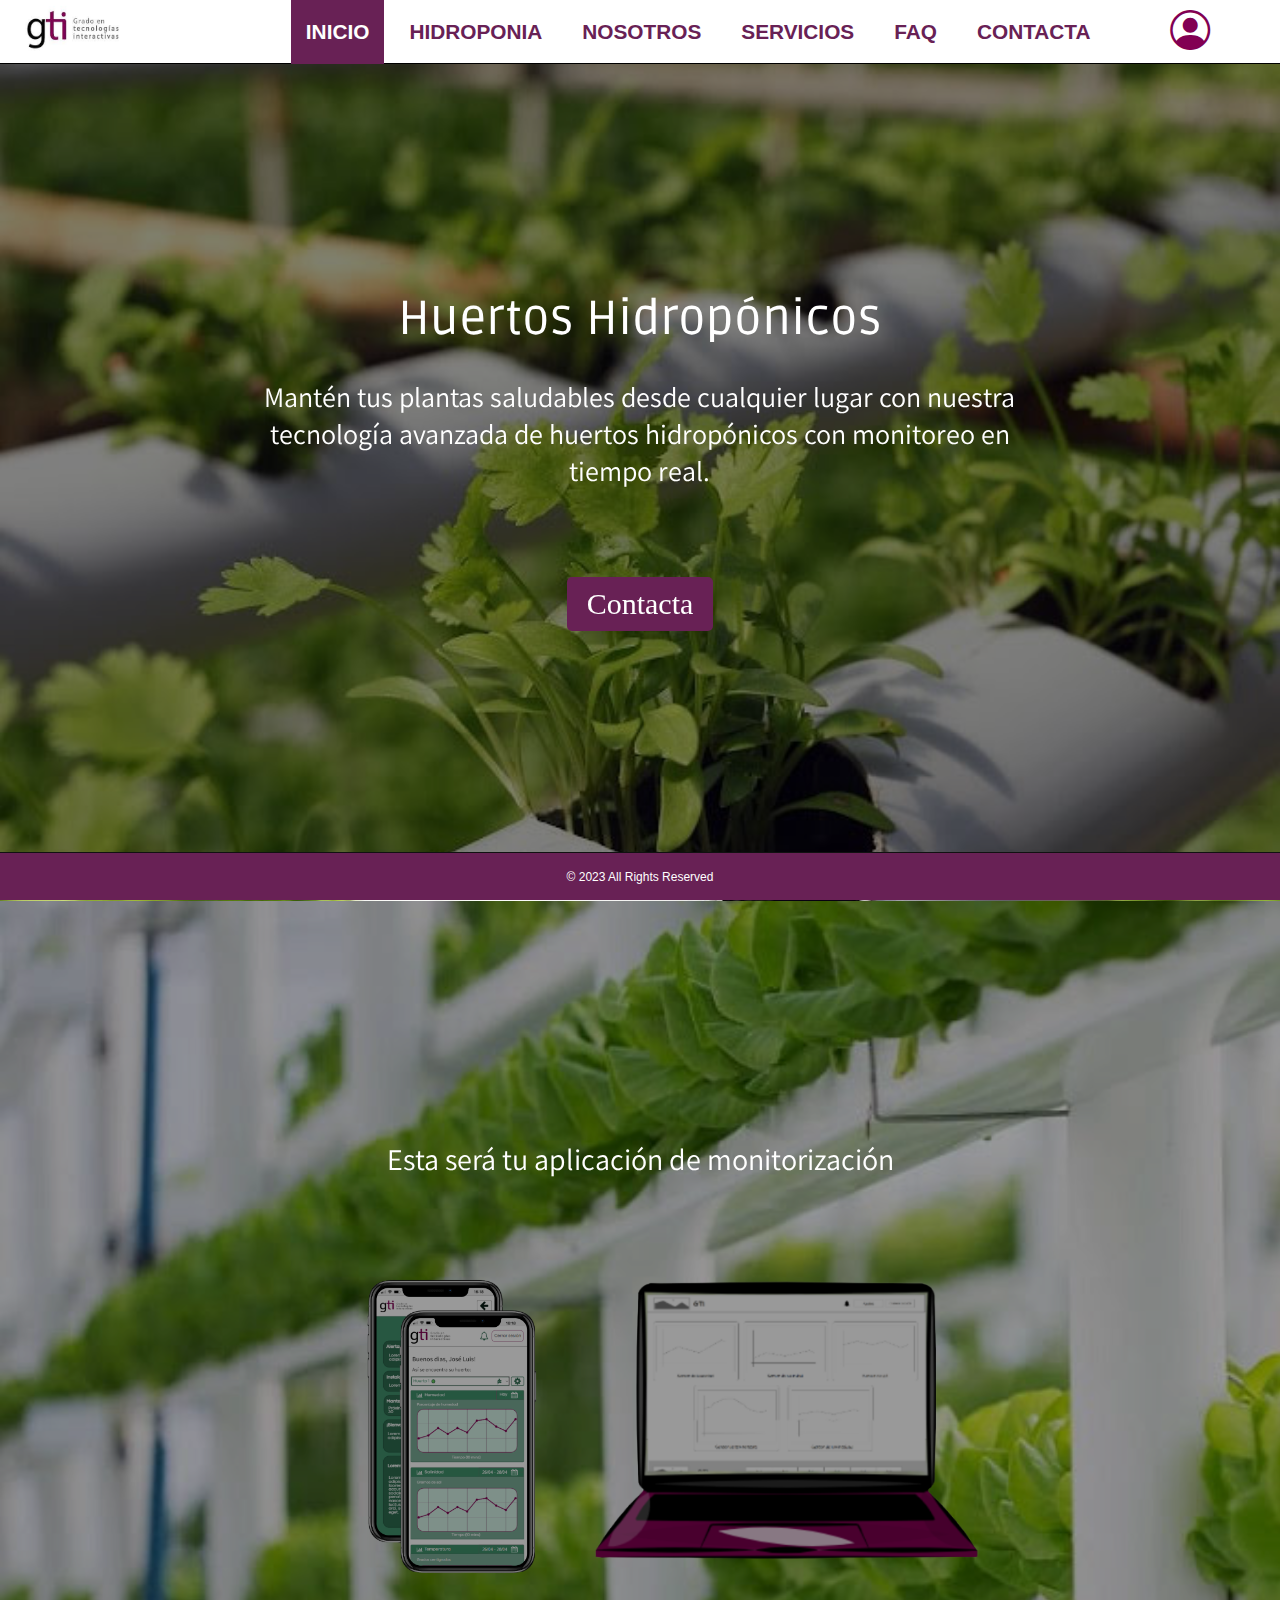
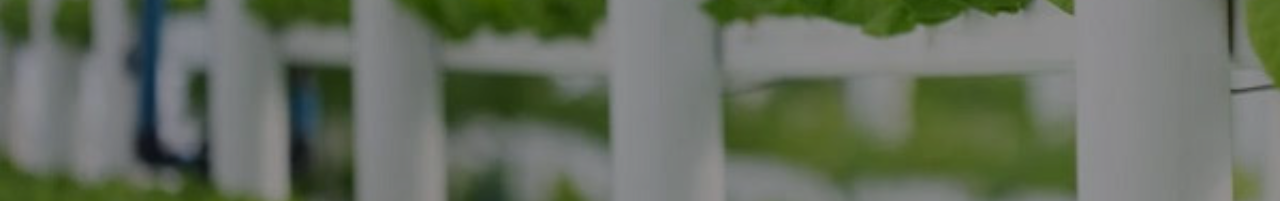
<file: src/index.html>
<!DOCTYPE html>
<html lang="es">
<head>
    <meta charset="UTF-8">
    <title>GTI-Huertos Hidropónicos</title>

    <!---------Enlace Boostrap Iconos--------->
    <link rel="stylesheet" href="https://cdn.jsdelivr.net/npm/bootstrap@4.6.2/dist/css/bootstrap.min.css" integrity="sha384-xOolHFLEh07PJGoPkLv1IbcEPTNtaed2xpHsD9ESMhqIYd0nLMwNLD69Npy4HI+N" crossorigin="anonymous">
    <link rel="stylesheet" href="https://cdn.jsdelivr.net/npm/bootstrap-icons@1.10.5/font/bootstrap-icons.css">
    <!---------Enlace estilos index-------->
    <link rel="stylesheet" href="css/landingPage.css">
    <!---------Enlace estilos menu-------->
    <link rel="stylesheet" href="css/burgerMenu.css">

    <meta name="viewport"
          content="width=device-width, user-scalable=no, initial-scale=1.0, maximum-scale=1.0, minimum-scale=1.0">
    <meta http-equiv="X-UA-Compatible" content="ie=edge">

</head>
<body>
<!----------------------------------------->
<!---------Inicio seccion cabecera--------->
<!----------------------------------------->

<header>
    <nav id="menu-principal">
        <div class="logo-wrapper">
            <a href="#"><img src="img/logo.jpeg" alt="Imagen_logo" id="imagen_logo"></a>
        </div>

        <ul  class="opciones_menu">
            <h2>Menu</h2>
            <li class="active"><a href="index.html">Inicio</a></li>
            <li><a href="hidroponia.html">Hidroponia</a></li>
            <li><a href="nosotros.html">Nosotros</a></li>
            <li><a href="servicios.html">Servicios</a></li>
            <li><a href="faq.html">FAQ</a></li>
            <li><a href="formulario.html">Contacta</a></li>
        </ul>
        <a class="user_icono" href="inicioSesion.html">
            <i class="bi bi-person-circle" id="imagen_user"></i>
        </a>

        <div class="hamburguesa">
            <i class="bi bi-list"></i>
        </div>
    </nav>
</header>
<!----------------------------------------->
<!----------Fin seccion cabecera----------->
<!----------------------------------------->

<!----------------------------------------->
<!------inicio seccion -------------------->
<!----------------------------------------->

<!------Aqui van el titulo, el eslogan, la flecha de abajo , boton de contacto----------->
<section class="bienvenidos">
    <div class="texto-encabezado text-center">
        <div class="container">
            <h1 class="titulo font-weight-bold" >Huertos Hidropónicos</h1>
            <p class="paragraph">Mantén tus plantas saludables desde cualquier lugar con nuestra tecnología avanzada de huertos hidropónicos con monitoreo en tiempo real.</p>
            <a href="formulario.html" class="btn btn-primary btn-lg">Contacta</a>
        </div>
    </div>
    <!--La flacha que va abajo-->
    <div class="flecha-bajar text-center ">
        <a href="#ejemplo_app"><i class="bi bi-chevron-compact-down"></i></a>
    </div>
</section>
<!----------------------------------------->
<!--------Fin seccion --------------------->
<!----------------------------------------->

<!----------------------------------------->
<!--------inicio seccion ejemplo----------->
<!----------------------------------------->

<!------------------Aqui va la foto de la aplicacion----------------------->
<section class="ejemplo py-4" id="ejemplo_app">
    <h2 class="h1 text-center" id="frase_ejemplo">Esta será tu aplicación de monitorización</h2>
    <div class="row align-items-center">
        <div class="col-12 col-md-6 text-center text-md-left">
            <img src="img/image_movil_ejemplo.png" alt="imagen_telefono">
        </div>
        <div class="col-12 col-md-6 text-center text-md-right">
            <img src="img/Image_ordenador_tuaplicacion.png" alt="imagen_telefono">
        </div>
    </div>
</section>
<!----------------------------------------->
<!----------Fin seccion Ejemplo------------>
<!----------------------------------------->

<!----------------------------------------->
<!----------inicio seccion footer---------->
<!----------------------------------------->
<footer class="footer">
    <p>&#169; 2023 All Rights Reserved</p>
</footer>
<!----------------------------------------->
<!-----------Fin seccion footer------------>
<!----------------------------------------->

<!---------Aqui esta el java script--------->

<script src="js/menuDesplegable.js" defer></script>

<script src="https://cdn.jsdelivr.net/npm/bootstrap@4.6.2/dist/js/bootstrap.min.js"
        integrity="sha384-+sLIOodYLS7CIrQpBjl+C7nPvqq+FbNUBDunl/OZv93DB7Ln/533i8e/mZXLi/P+"
        crossorigin="anonymous"></script>

<script src="https://maxcdn.bootstrapcdn.com/bootstrap/4.3.1/js/bootstrap.min.js"></script>

</body>
</html>
</file>
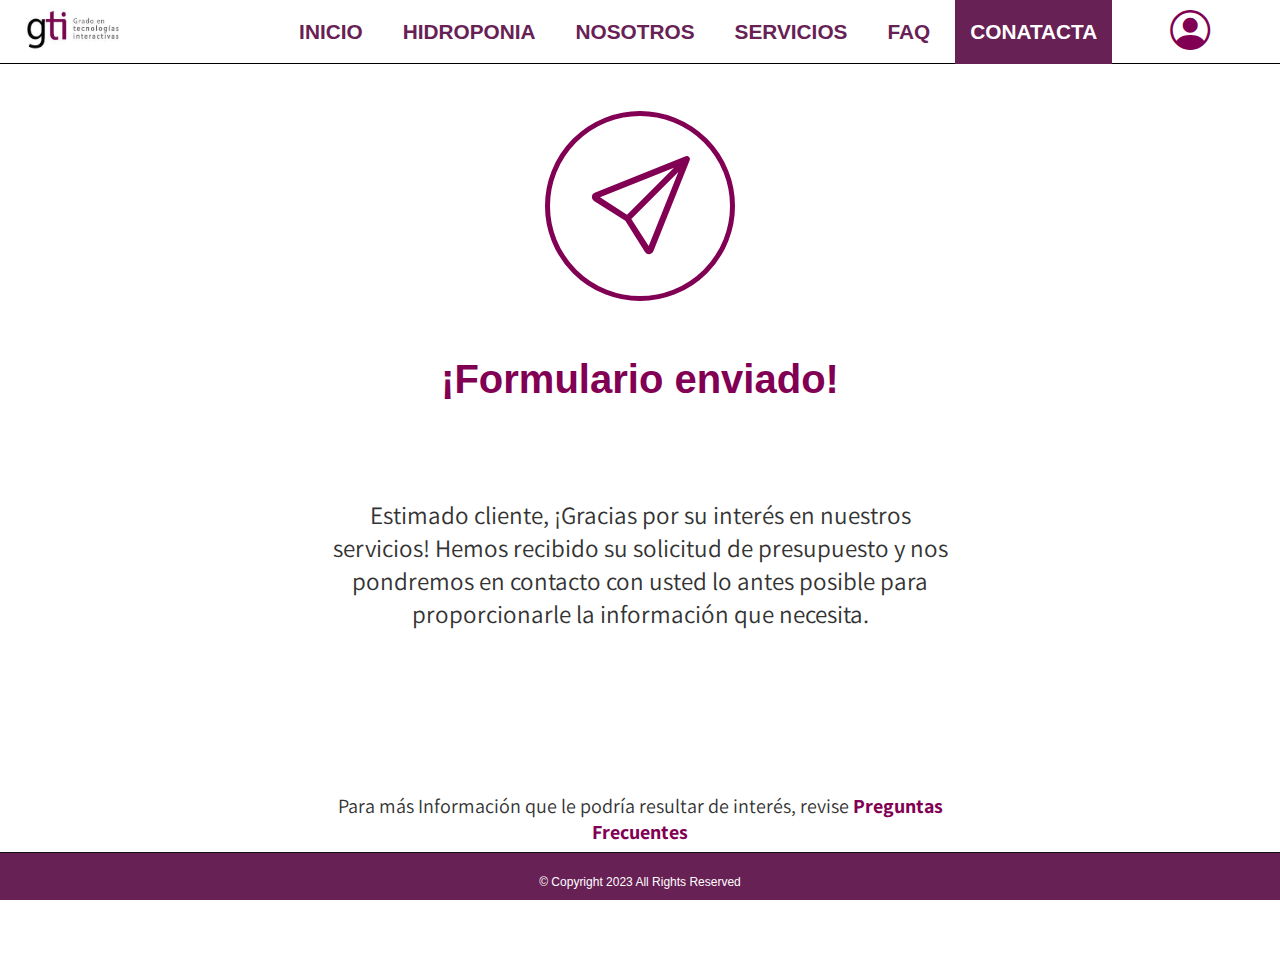
<file: src/contactoPronto.html>
<!DOCTYPE html>
<html lang="es">
<head>
    <meta charset="UTF-8">
    <title>GTI-Formulario Contacto</title>

    <!---------Enlace Boostrap Iconos--------->
    <link rel="stylesheet" href="https://cdn.jsdelivr.net/npm/bootstrap-icons@1.10.5/font/bootstrap-icons.css">
    <!---------Enlace estilos----------------->
    <link rel="stylesheet" href="css/formularios.css">
    <!---------Enlace estilos menu-------->
    <link rel="stylesheet" href="css/burgerMenu.css">
    <meta name="viewport"
          content="width=device-width, user-scalable=no, initial-scale=1.0, maximum-scale=1.0, minimum-scale=1.0">
    <meta http-equiv="X-UA-Compatible" content="ie=edge">
</head>

<body>

<section class="cuerpo_principal">
    <!----------------------------------------->
    <!---------Inicio seccion cabecera--------->
    <!----------------------------------------->
    <header>
        <nav id="menu-principal">
            <div class="logo-wrapper">
                <a href="index.html"><img src="img/logo.jpeg" alt="Imagen_logo" id="imagen_logo"></a>
            </div>

            <ul  class="opciones_menu">
                <li><a href="index.html">Inicio</a></li>
                <li><a href="hidroponia.html">Hidroponia</a></li>
                <li><a href="nosotros.html">Nosotros</a></li>
                <li><a href="servicios.html">Servicios</a></li>
                <li><a href="faq.html">FAQ</a></li>
                <li class="active"><a href="formulario.html">Conatacta</a></li>
            </ul>
            <a class="user_icono" href="inicioSesion.html">
                <i class="bi bi-person-circle" id="imagen_user"></i>
            </a>
            <div class="hamburguesa">
                <i class="bi bi-list"></i>
            </div>
        </nav>

    </header>
    <!----------------------------------------->
    <!----------Fin seccion cabecera----------->
    <!----------------------------------------->

<!----------------------------------------->
<!----inicio seccion Contacto Pronto------->
<!----------------------------------------->

<section class="Contacto_Pronto">

    <a class="Icono_enviado_avion">
        <i class="bi bi-send"></i>
    </a>

    <h2>¡Formulario enviado!</h2>

    <p>Estimado cliente,
        ¡Gracias por su interés en nuestros servicios! Hemos recibido su solicitud de presupuesto y nos pondremos en
        contacto con usted lo antes posible para proporcionarle la información que necesita.</p>

    <p id="more_info">Para más Información que le podría resultar de interés, revise <a href="faq.html"><span>Preguntas Frecuentes</span></a></p>
    <!----------------------------------------->
    <!------Fin seccion Contacto Pronto-------->
    <!----------------------------------------->
    <footer class="footer">
        <p>&#169 Copyright 2023 All Rights Reserved</p>
    </footer>

</section>
</section>

<!----------Aqui van los scripts---------->

<script src="js/menuDesplegable.js" defer></script>
</body>
</html>
</file>
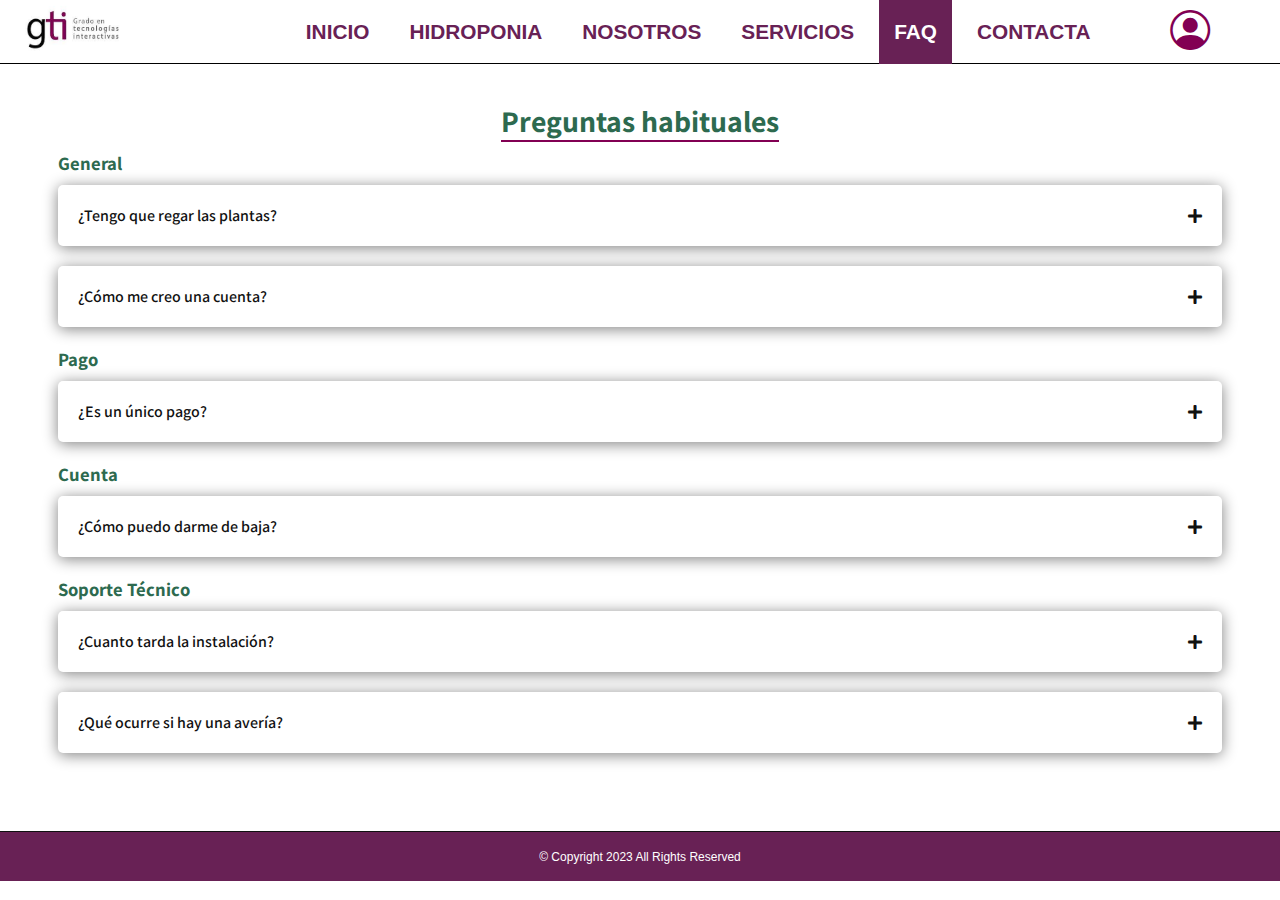
<file: src/faq.html>
<!DOCTYPE html>
<html lang="es">
<head>
    <meta charset="UTF-8">
    <title>Title</title>
    <!---------Enlace Boostrap Iconos--------->
    <link rel="stylesheet" href="https://cdn.jsdelivr.net/npm/bootstrap-icons@1.10.5/font/bootstrap-icons.css">
    <link rel="stylesheet" href="https://cdnjs.cloudflare.com/ajax/libs/font-awesome/5.15.2/css/all.min.css">
    <!---------Enlace estilos-------->
    <link rel="stylesheet" href="css/seccionesLanding.css">
    <!---------Enlace estilos menu-------->
    <link rel="stylesheet" href="css/burgerMenu.css">
    <meta name="viewport"
          content="width=device-width, user-scalable=no, initial-scale=1.0, maximum-scale=1.0, minimum-scale=1.0">
    <meta http-equiv="X-UA-Compatible" content="ie=edge">

</head>

<body>
<!----------------------------------------->
<!---------Inicio seccion cabecera--------->
<!----------------------------------------->
<header>
    <nav id="menu-principal">
        <div class="logo-wrapper">
            <a href="index.html"><img src="img/logo.jpeg" alt="Imagen_logo" id="imagen_logo"></a>
        </div>

        <ul  class="opciones_menu">
            <li><a href="index.html">Inicio</a></li>
            <li><a href="hidroponia.html">Hidroponia</a></li>
            <li><a href="nosotros.html">Nosotros</a></li>
            <li><a href="servicios.html">Servicios</a></li>
            <li class="active"><a href="faq.html">FAQ</a></li>
            <li><a href="formulario.html">Contacta</a></li>


        </ul>
        <a class="user_icono" href="inicioSesion.html">
            <i class="bi bi-person-circle" id="imagen_user"></i>
        </a>
        <div class="hamburguesa">
            <i class="bi bi-list"></i>
        </div>
    </nav>
</header>
<!----------------------------------------->
<!---------Fin seccion cabecera------------>
<!----------------------------------------->

<!----------------------------------------->
<!---------Inicio preguntas frecuentes----->
<!----------------------------------------->

<div class="faq">
    <h2>Preguntas habituales</h2>
    <div class="contenedor_faq">

        <!----------------------------->
        <!-------Aqui va general------->
        <!----------------------------->
        <h3>General</h3>
        <div class="envoltura_faq">
            <button class="toggle">¿Tengo que regar las plantas?<i class="fas fa-plus icon"></i></button>
            <div class="contenido_faq">
                <p> En un huerto hidropónico, no necesitas regar las plantas manualmente. El agua
                    y nutrientes se suministran directamente a las raíces a través de un sistema automatizado
                    de riego</p>
            </div>
        </div>
        <div class="envoltura_faq">
            <button class="toggle">¿Cómo me creo una cuenta?<i class="fas fa-plus icon"></i></button>
            <div class="contenido_faq">
                <p>Las cuentas no se pueden crear, al contactar con nosotros y llevar a cabo un huerto, nosotros
                    nos encargamos de la creación de este y se lo damos.</p>
            </div>
        </div>
        <!----------------------------->
        <!-------Aqui va pago---------->
        <!----------------------------->
        <h3>Pago</h3>
        <div class="envoltura_faq">
            <button class="toggle">¿Es un único pago?<i class="fas fa-plus icon"></i></button>
            <div class="contenido_faq">
                <p>Sí, al contactar con nosotros le solicitamos medidas de las instalaciones y nosotros le comunicamos
                    un precio final acorde.</p>
            </div>
        </div>

        <!----------------------------->
        <!-------Aqui va Cuenta-------->
        <!----------------------------->
        <h3>Cuenta</h3>
        <div class="envoltura_faq">
            <button class="toggle">¿Cómo puedo darme de baja?<i class="fas fa-plus icon"></i></button>
            <div class="contenido_faq">
                <p>¡En GTI tenemos todo pensado! Dispone de un botón al iniciar sesión que se encarga de avisarnos y le
                    reenviamos un correo con la contraseña asociada a su usuario.</p>
            </div>
        </div>
        <!------------------------------------->
        <!-------Aqui va Soporte Tecnico------->
        <!------------------------------------->

        <h3>Soporte Técnico</h3>
        <div class="envoltura_faq">
            <button class="toggle">¿Cuanto tarda la instalación?<i class="fas fa-plus icon"></i></button>
            <div class="contenido_faq">
                <p> Nuestras instalaciones dependen sobretodo del tamaño de estas. Si es un hogar aproximamos un día entero para
                    la instalación y si no, se lo comunicamos previamente.</p>
            </div>
        </div>
        <div class="envoltura_faq">
            <button class="toggle">¿Qué ocurre si hay una avería?<i class="fas fa-plus icon"></i></button>
            <div class="contenido_faq">
                <p>Es nuestro deber mantener su huerto activo, es por ello que nos encargaremos personalmente de mandar un
                    técnico
                    a su hogar lo más pronto posible, de esta forma, podrá continuar con su agrícultura sin sufrir pérdidas.</p>
            </div>
        </div>
    </div>
</div>


<!-------------------------------->
<!------ Inicio va el footer-------->
<!------------------------------->
<section class="footer1" id="footersin">
    <p>&#169 Copyright 2023 All Rights Reserved</p>
</section>
<!-------------------------------->
<!------ Fin  footer-------------->
<!------------------------------->

<!------ Aqui van los scrips------>
<script src="js/faq.js" defer></script>
<script src="js/menuDesplegable.js" defer></script>

</body>
</html>
</file>
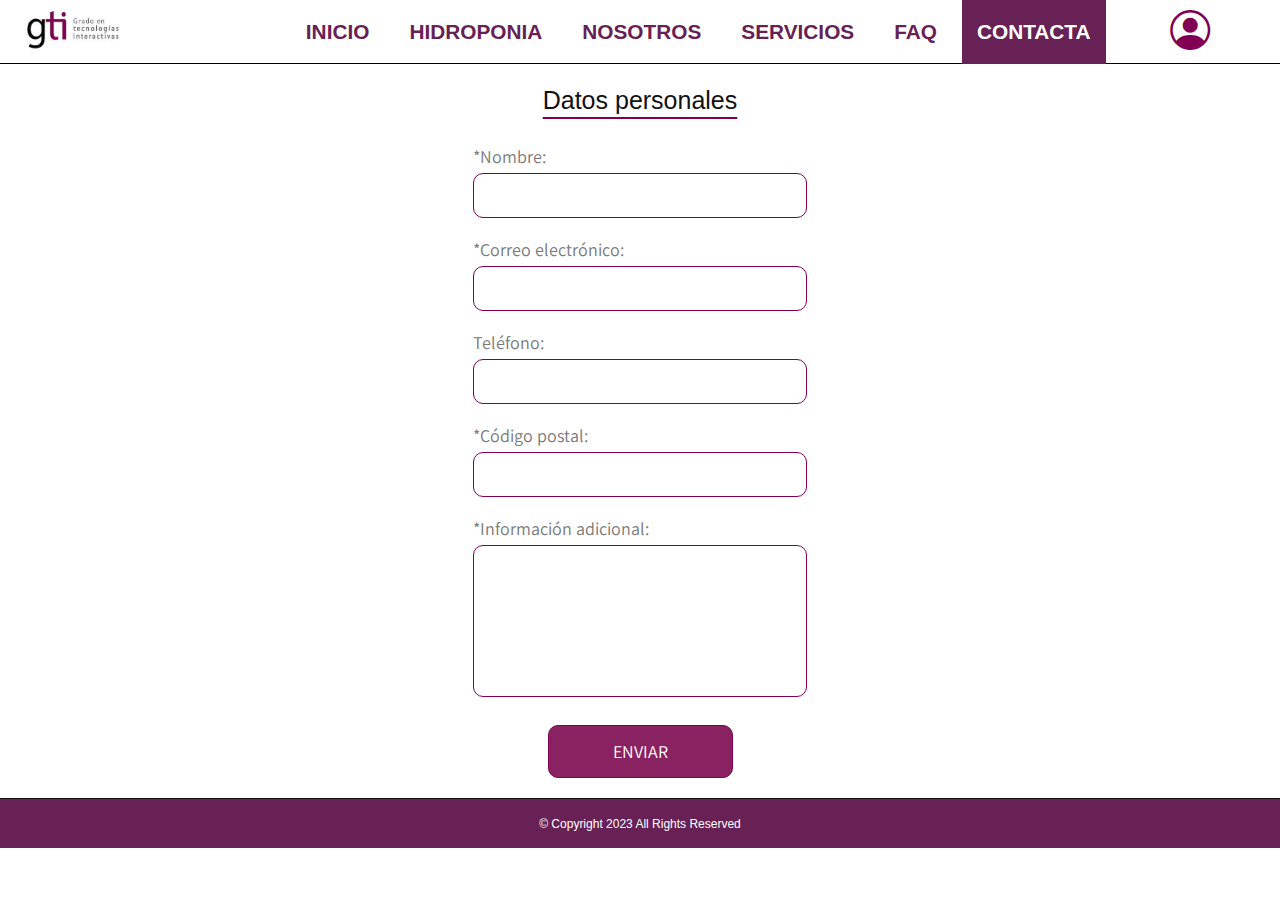
<file: src/formulario.html>
<!DOCTYPE html>
<html lang="es">
<head>
    <meta charset="UTF-8">
    <title>GTI-Formulario Contacto</title>

    <!---------Enlace Boostrap Iconos--------->
    <link rel="stylesheet" href="https://cdn.jsdelivr.net/npm/bootstrap-icons@1.10.5/font/bootstrap-icons.css">
    <!---------Enlace estilos----------------->
    <link rel="stylesheet" href="css/seccionesLanding.css">
    <!---------Enlace estilos menu-------->
    <link rel="stylesheet" href="css/burgerMenu.css">
    <meta name="viewport"
          content="width=device-width, user-scalable=no, initial-scale=1.0, maximum-scale=1.0, minimum-scale=1.0">
    <meta http-equiv="X-UA-Compatible" content="ie=edge">
</head>

<body>

<section class="cuerpo_principal">
    <!----------------------------------------->
    <!---------Inicio seccion cabecera--------->
    <!----------------------------------------->
    <header>
        <nav id="menu-principal">
            <div class="logo-wrapper">
                <a href="index.html"><img src="img/logo.jpeg" alt="Imagen_logo" id="imagen_logo"></a>
            </div>

            <ul  class="opciones_menu">
                <li><a href="index.html">Inicio</a></li>
                <li><a href="Hidroponia.html">Hidroponia</a></li>
                <li><a href="Nosotros.html">Nosotros</a></li>
                <li><a href="Servicios.html">Servicios</a></li>
                <li><a href="FAQ.html">FAQ</a></li>
                <li class="active"><a href="Formulario.html">Contacta</a></li>
            </ul>
            <a class="user_icono" href="inicioSesion.html">
                <i class="bi bi-person-circle" id="imagen_user"></i>
            </a>
            <div class="hamburguesa">
                <i class="bi bi-list"></i>
            </div>
        </nav>

    </header>
    <!----------------------------------------->
    <!----------Fin seccion cabecera----------->
    <!----------------------------------------->
    <!----------------------------------------->
    <!------inicio seccion Formulario---------->
    <!----------------------------------------->

    <main class="Formulario">
        <h1>Datos personales</h1>
        <form action="api/guardar_formulario.php" method="post">
            <div>
                <h3>*Nombre:</h3>
                <input type="text" name="nombre" required>
            </div>

            <div>
                <h3>*Correo electrónico:</h3>
                <input type="email" name="correo" required>
            </div>

            <div>
                <h3>Teléfono:</h3>
                <input type="tel" name="telefono">
            </div>

            <div>
                <h3>*Código postal:</h3>
                <input type="text" name="codigo-postal" required>
            </div>

            <div>
                <h3>*Información adicional:</h3>
                <textarea type="text" name="informacion-adicional" required id="ad-info" cols="43" rows="5"></textarea>
            </div>

            <div class="botonformulario">
                <input type="submit" value="ENVIAR" id="boton_formulario">
            </div>
        </form>
    </main>
    <!----------------------------------------->
    <!----------Fin seccion Formulario--------->
    <!----------------------------------------->


</section>
<!----------------------------------------->
<!----------inicio seccion footer---------->
<!----------------------------------------->
<section class="footer1" id="footersin">
    <p>&#169 Copyright 2023 All Rights Reserved</p>
</section>
<!----------------------------------------->
<!-----------Fin seccion footer------------>
<!----------------------------------------->

<!---------------SCRIPTS ------------------->
<script src="js/menuDesplegable.js" defer></script>

</body>
</html>
</file>
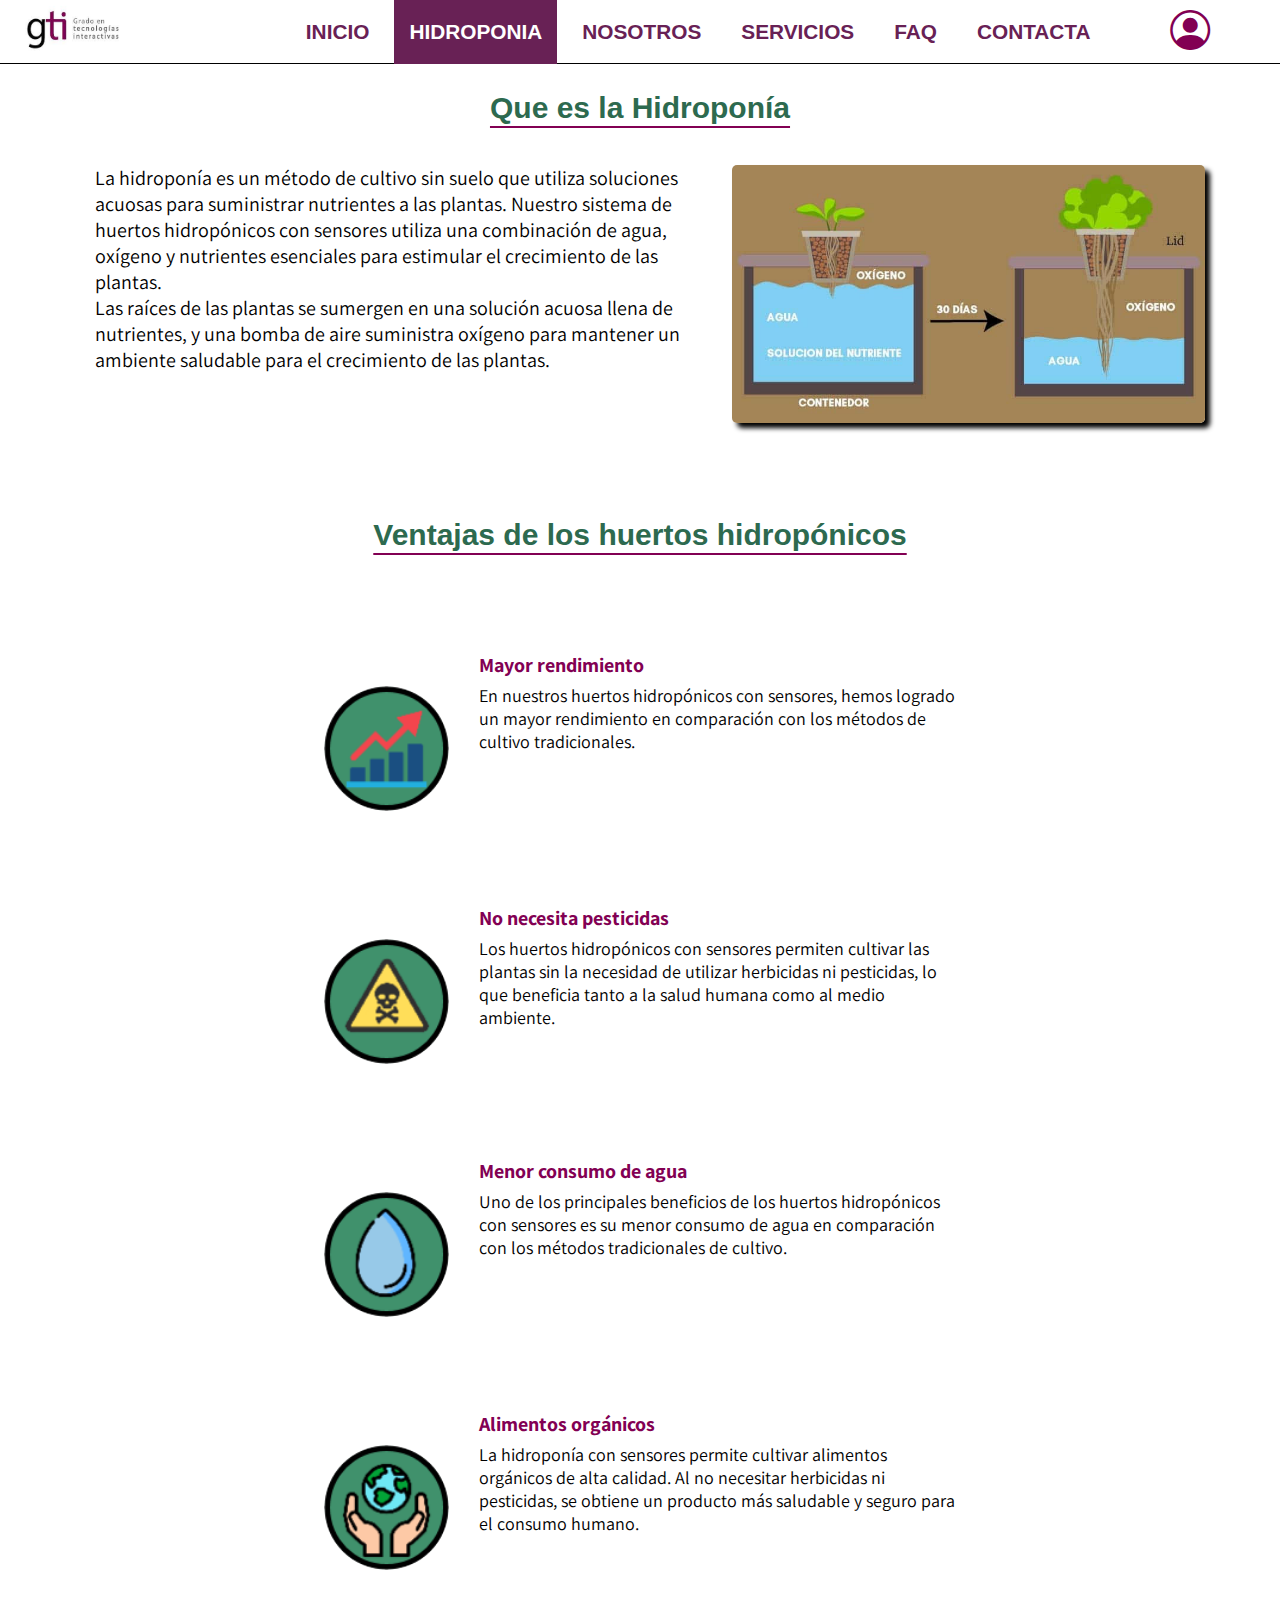
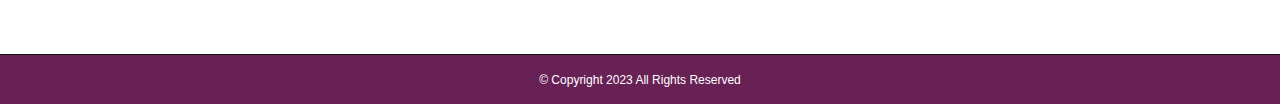
<file: src/hidroponia.html>
<!DOCTYPE html>
<html lang="en">
<head>
    <meta charset="UTF-8">
    <title>Hidroponia</title>
    <meta charset="UTF-8">
    <title>GTI-FAQ</title>
  <!---------Enlace Boostrap Iconos--------->
  <link rel="stylesheet" href="https://cdn.jsdelivr.net/npm/bootstrap-icons@1.10.5/font/bootstrap-icons.css">
  <!---------Enlace estilos----------------->
  <link rel="stylesheet" href="css/seccionesLanding.css">
  <!---------Enlace estilos menu-------->
  <link rel="stylesheet" href="css/burgerMenu.css">
    <meta name="viewport"
          content="width=device-width, user-scalable=no, initial-scale=1.0, maximum-scale=1.0, minimum-scale=1.0">
    <meta http-equiv="X-UA-Compatible" content="ie=edge">
</head>

<body>

<section class="cuerpo_principal">
  <!----------------------------------------->
  <!---------Inicio seccion cabecera--------->
  <!----------------------------------------->
  <header>
    <nav id="menu-principal">
      <div class="logo-wrapper">
        <a href="index.html"><img src="img/logo.jpeg" alt="Imagen_logo" id="imagen_logo"></a>
      </div>

      <ul  class="opciones_menu">
        <li><a href="index.html">Inicio</a></li>
        <li class="active"><a href="hidroponia.html">Hidroponia</a></li>
        <li><a href="nosotros.html">Nosotros</a></li>
        <li><a href="servicios.html">Servicios</a></li>
        <li><a href="faq.html">FAQ</a></li>
        <li><a href="formulario.html">Contacta</a></li>
      </ul>
      <a class="user_icono" href="inicioSesion.html">
        <i class="bi bi-person-circle" id="imagen_user"></i>
      </a>
      <div class="hamburguesa">
        <i class="bi bi-list"></i>
      </div>
    </nav>

  </header>
  <!----------------------------------------->
  <!----------Fin seccion cabecera----------->
  <!----------------------------------------->

  <!----------------------------------------->
  <!----------inicio  explicacion------------>
  <!----------------------------------------->

  <main class="explicacion_ejemplo">
    <h2>Que es la Hidroponía</h2>
    <div class="contenido">
      <div class="paragrafo_contenido text-center text-md-left font-weight-bold">
    <p >
      La hidroponía es un método de cultivo sin suelo
      que utiliza soluciones acuosas para suministrar nutrientes
      a las plantas. Nuestro sistema de huertos hidropónicos con sensores utiliza
      una combinación de agua, oxígeno y nutrientes esenciales para estimular el crecimiento de las plantas.
    </p>

    <p>
      Las raíces de las plantas se sumergen en una solución acuosa llena de nutrientes,
      y una bomba de aire suministra oxígeno para mantener un ambiente saludable para el crecimiento de las plantas.
    </p>
        </div>
      <div class="image-contenido">
    <img src="img/Hidroponia.jpg" alt="Hidroponia_Imagen_explicacion">
    </div>
    </div>
    <h2> Ventajas de los huertos hidropónicos</h2>
  </main>

  <!----------------------------------------->
  <!----------Fin  explicacion------------>
  <!----------------------------------------->

  <!----------------------------------------->
  <!-- INCIO DE LA SECCION DE ULTIMOS PROYECTOS-->
  <!----------------------------------------->
<section class="ventajas">

  <div class="contenedor_ventajas">
      <div class="ventaja1">
        <img  src="img/grafica_circulo.png" alt="imagen_grafica">
        <div class="ventajas-content">
          <h4>Mayor rendimiento</h4>
          <p>En nuestros huertos hidropónicos con sensores, hemos logrado un mayor
            rendimiento en comparación con los métodos de cultivo tradicionales.
            </p>
        </div>
      </div>

      <div class="ventaja2">
        <img src="img/triangulo.png" alt="imagen_triangulo_toxico">
        <div class="ventajas-content">
        <h4>No necesita pesticidas</h4>
        <p>   Los huertos hidropónicos con sensores permiten cultivar las plantas sin la necesidad
          de utilizar herbicidas ni pesticidas, lo que beneficia tanto a la salud humana como
          al medio ambiente. </p>
        </div>
      </div>

      <div class="ventaja3">
        <img src="img/gotacirc.png" alt="imagen_gota_agua">
        <div class="ventajas-content">
          <h4>Menor consumo de agua</h4>
        <p>Uno de los principales beneficios de los huertos hidropónicos con sensores
          es su menor consumo de agua en comparación con los métodos tradicionales de cultivo.
         </p>
        </div>
      </div>
      <div class="ventaja4">
        <img src="img/mundocirc.png" alt="imagen_mundo">
        <div class="ventajas-content">
        <h4>Alimentos orgánicos</h4>
        <p>La hidroponía con sensores permite cultivar alimentos orgánicos de alta calidad.
          Al no necesitar herbicidas ni pesticidas, se obtiene un producto más saludable y seguro
          para el consumo humano. </p>
        </div>
      </div>
  </div>
</section>
  <!------------------------------------------->
  <!-- Fin DE LA SECCION DE ULTIMOS PROYECTOS-->
  <!------------------------------------------->


  <!-- INCIO DE LA SECCION footer ----------->

  <section class="footer1">
    <p>&#169 Copyright 2023 All Rights Reserved</p>
  </section>

  <!-- Fin DE LA SECCION footer ----------->
</section>

<!---------- Aqui van los scripts ----------->
<script src="js/menuDesplegable.js" defer></script>

</body>
</html>
</file>
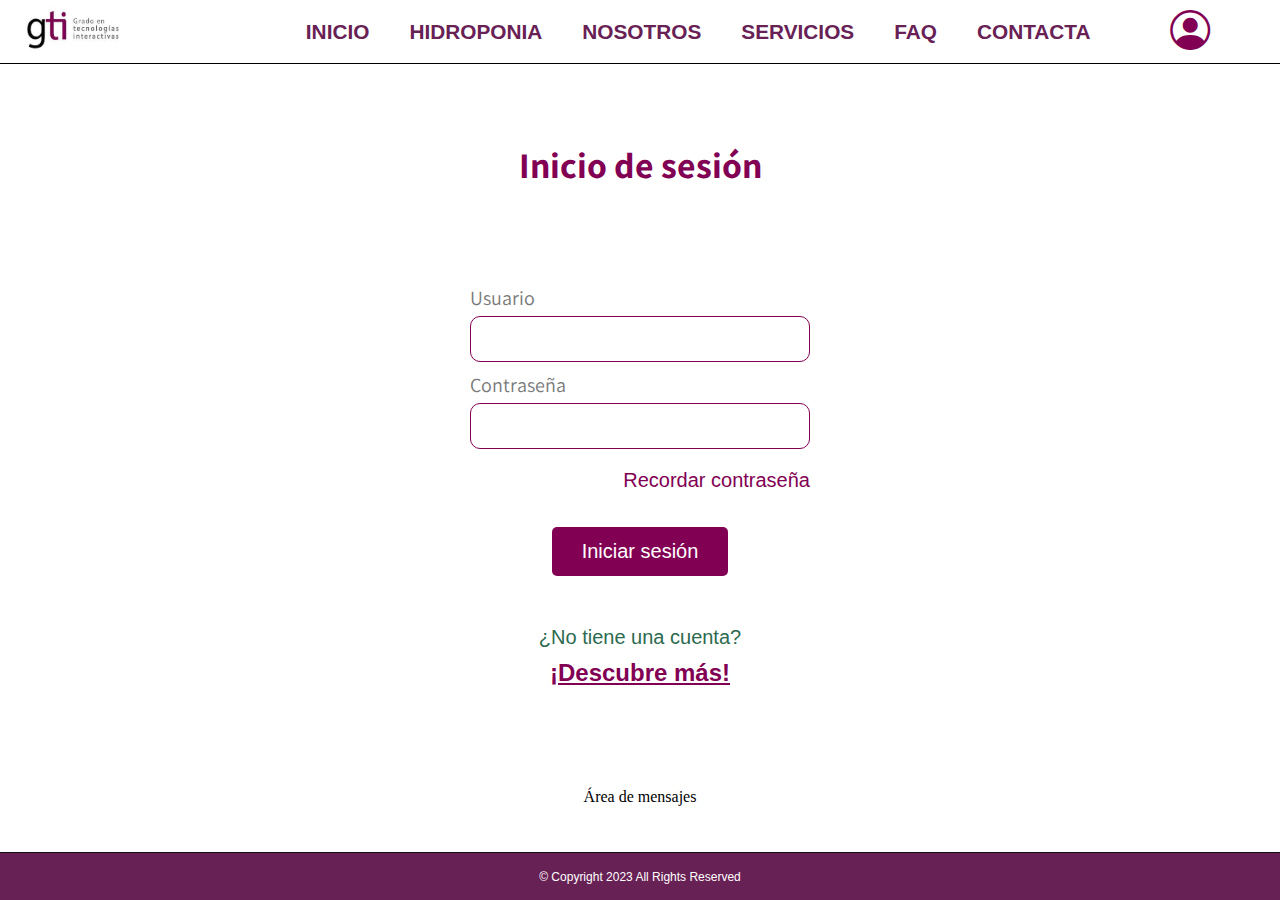
<file: src/inicioSesion.html>
<!DOCTYPE html>
<html lang="en">
<head>
    <meta charset="UTF-8">
    <title>GTI Iniciar sesion</title>
    <!---------Enlace Boostrap Iconos--------->
    <link rel="stylesheet" href="https://cdn.jsdelivr.net/npm/bootstrap-icons@1.10.5/font/bootstrap-icons.css">
    <!---------Enlace estilos----------------->
    <link rel="stylesheet" href="css/formularios.css">
    <!---------Enlace estilos menu-------->
    <link rel="stylesheet" href="css/burgerMenu.css">
    <meta name="viewport"
          content="width=device-width, user-scalable=no, initial-scale=1.0, maximum-scale=1.0, minimum-scale=1.0">
    <meta http-equiv="X-UA-Compatible" content="ie=edge">
</head>

<body>

<!----------------------------------------->
<!---------Inicio seccion cabecera--------->
<!----------------------------------------->
<header>
    <nav id="menu-principal">
        <div class="logo-wrapper">
            <a href="index.html"><img src="img/logo.jpeg" alt="Imagen_logo" id="imagen_logo"></a>
        </div>

        <ul class="opciones_menu">
            <li><a href="index.html">Inicio</a></li>
            <li><a href="hidroponia.html">Hidroponia</a></li>
            <li><a href="nosotros.html">Nosotros</a></li>
            <li><a href="servicios.html">Servicios</a></li>
            <li><a href="faq.html">FAQ</a></li>
            <li><a href="formulario.html">Contacta</a></li>
        </ul>
        <a class="user_icono" href="inicioSesion.html">
            <i class="bi bi-person-circle" id="imagen_user"></i>
        </a>
        <div class="hamburguesa">
            <i class="bi bi-list"></i>
        </div>
    </nav>

</header>
<!----------------------------------------->
<!----------Fin seccion cabecera----------->
<!----------------------------------------->


<!-----------------------------------------
--------------SECCION FORMULARIO=----------
------------------------------------------->
<section class="formulario" id="login">
    <h1>Inicio de sesión</h1>
    <form class="iniciarSesionForm" id="login-form">
        <h3>Usuario</h3>
        <div class="usuario">
            <input id="usuario" name="nombre" type="text" required>
        </div>
        <!--<div> correspondiente a la casilla donde el usuario rellena el nombre de usuario -->
        <h3>Contraseña</h3>
        <div class="Contraseña">
            <input id="password" type="password" name="contrasenya" required>
        </div>
        <!--<div> correspondiente a la casilla donde el usuario rellena la contraseña-->
        <div id="botones_inicio_sesion">
            <button class="botonRecordar" id="botonRecordar">Recordar contraseña</button>
            <button type="submit" class="botoniniciarsesionn" id="botonIniciarSesion">Iniciar sesión</button>
            <div class="investigarMas">
                <p>¿No tiene una cuenta?</p>
                <a href="nosotros.html"><p class="conocernosmas">¡Descubre más!</p></a>
            </div>
        </div>
    </form>
    <div id="output">
        Área de mensajes
    </div>
</section>

<!----------------------------------------->
<!--------Fin seccion formulario----------->
<!----------------------------------------->
<script>
    const usuarioInput = document.getElementById('usuario');
    const passwordinput = document.getElementById('password')

    usuarioInput.addEventListener('invalid', function () {
        this.setCustomValidity('Por favor, ingresa un nombre de usuario válido.');
    });

    usuarioInput.addEventListener('input', function () {
        this.setCustomValidity('');
    });

    passwordinput.addEventListener('invalid', function () {
        this.setCustomValidity('Por favor, ingresa una contraseña válida.');
    });

    passwordinput.addEventListener('input', function () {
        this.setCustomValidity('');
    });
</script>
<!----------------------------------------->
<!--------la pagina de inicio de sesion----
---------no posee cabecera para mantener---
--------la estetica limpia de la pagina----
------------------------------------------->

<!-------------------------------------------------->
<!--------Inicio pop up, contraseña olvidada-------->
<!-------------------------------------------------->
<dialog id="popuprecordar">
    <div class="recordarpopup">
        <a id="cerrar" class="icono_cerrar_ventana">
            <i class="bi bi-x-square"></i>
        </a>
        <a class="lock_icono">
            <i class="bi bi-lock-fill"></i>
        </a>
        <h3 class="problemas-popup">¿Problemas al<br>iniciar sesión?</h3>
        <div class="contenidoPopup">
            <form id="formRecordar">
                <p>Introduce tu correo o usuario y<br>recibiras un correo con la contraseña</p>
                <input id="correoElectronico" type="email" placeholder="Correo electrónico" class="inputpopup" required>
                <!--  <input type="email" placeholder="Correo electrónico" required> -->
                <div class="boton_enviar_cont">
                    <button type="submit" id="enviar" class="botoniniciarsesionn">Enviar</button>
                </div>
            </form>
        </div>
    </div>
</dialog>

<!--este es el script referente al pop up de recordar contrasenya-->
<script>
    const botonrecordar = document.getElementById('botonRecordar');
    const popuprecordar = document.getElementById('popuprecordar');
    const cerrar = document.getElementById('cerrar');
    const enviar = document.getElementById('enviar');
    const correoElectronicoInput = document.getElementById('correoElectronico');

    botonrecordar.addEventListener('click', () => {
        popuprecordar.showModal();
        popuprecordar.style.display = 'block';
    }); // Abre el pop-up al hacer clic

    cerrar.addEventListener('click', () => {
        popuprecordar.close();
        popuprecordar.style.display = 'none';
    }); // Cierra el pop-up al hacer clic

    enviar.addEventListener('click', (event) => {
        event.preventDefault(); // Evita que se envíe el formulario automáticamente

        const correoElectronico = correoElectronicoInput.value.trim();

        if (correoElectronico === '') {
            correoElectronicoInput.classList.add('error');
            return; // Detiene la ejecución si el campo está vacío
        }

        // Realiza la redirección a la página deseada
        window.location.href = 'ContactoPronto.html';
    });

    correoElectronicoInput.addEventListener('input', () => {
        correoElectronicoInput.classList.remove('error');
    });
</script>
<!-------------------------------------------------->
<!--------Fin pop up, contraseña olvidada----------->
<!-------------------------------------------------->

<!-- INCIO DE LA SECCION footer ----------->
<footer class="footer">
    <p>&#169 Copyright 2023 All Rights Reserved</p>
</footer>
<!-- Fin DE LA SECCION footer ----------->

<!----------Aqui van los scripts---------->
<script src="js/menuDesplegable.js" defer></script>
<script src="js/login.js"></script>
</body>
</html>
</file>
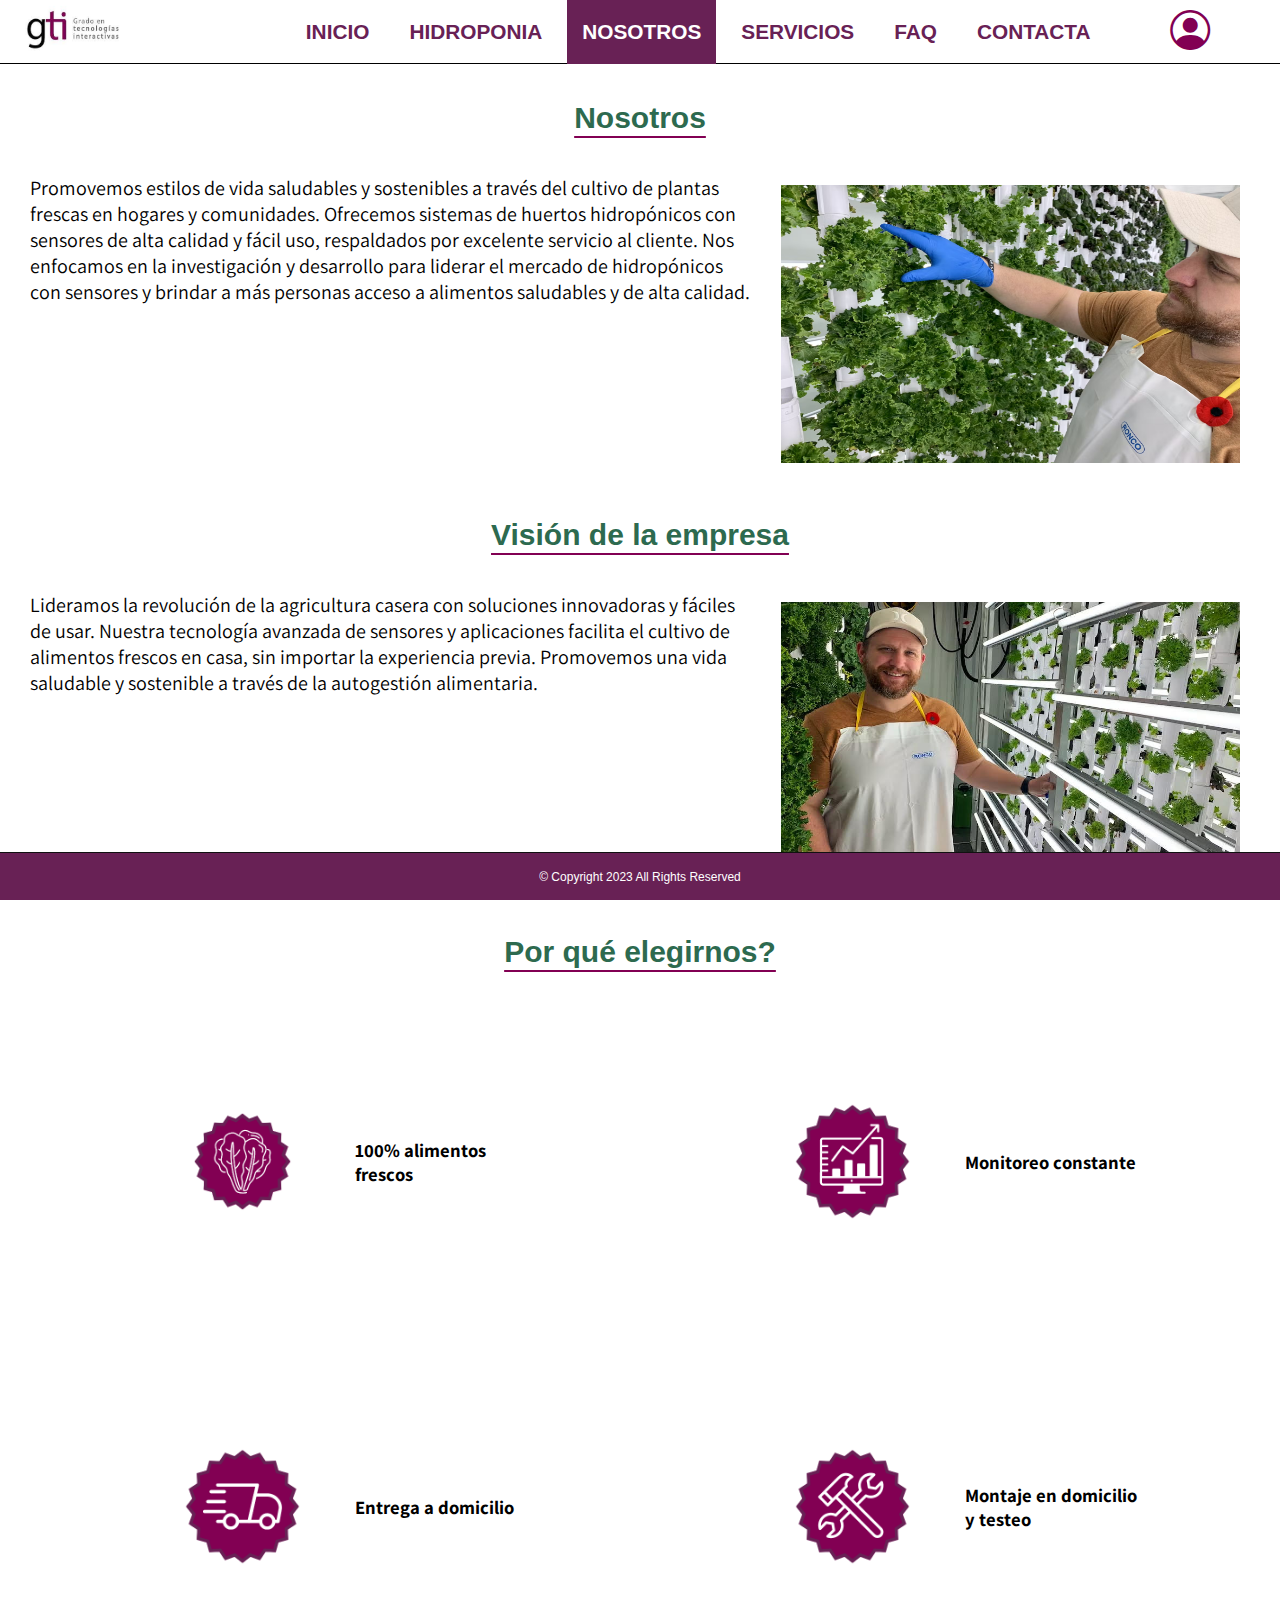
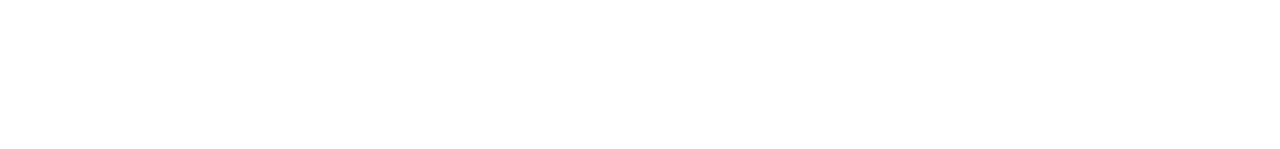
<file: src/nosotros.html>
<!DOCTYPE html>
<html lang="es">
<head>
    <meta charset="UTF-8">
    <title>GTI-Nosotros</title>
    <!---------Enlace Boostrap Iconos--------->
    <link rel="stylesheet" href="https://cdn.jsdelivr.net/npm/bootstrap-icons@1.10.5/font/bootstrap-icons.css">
    <!---------Enlace estilos-------->
    <link rel="stylesheet" href="css/seccionesLanding.css">
    <!---------Enlace estilos menu-------->
    <link rel="stylesheet" href="css/burgerMenu.css">
    <meta name="viewport"
          content="width=device-width, user-scalable=no, initial-scale=1.0, maximum-scale=1.0, minimum-scale=1.0">
    <meta http-equiv="X-UA-Compatible" content="ie=edge">
</head>
<body>
<section class="cuerpo_principal">

    <!----------------------------------------->
    <!---------Inicio seccion cabecera--------->
    <!----------------------------------------->
    <header>
        <nav id="menu-principal">
            <div class="logo-wrapper">
                <a href="index.html"><img src="img/logo.jpeg" alt="Imagen_logo" id="imagen_logo"></a>

            </div>

            <ul  class="opciones_menu">
                <li><a href="index.html">Inicio</a></li>
                <li><a href="hidroponia.html">Hidroponia</a></li>
                <li class="active"><a href="nosotros.html">Nosotros</a></li>
                <li><a href="servicios.html">Servicios</a></li>
                <li><a href="faq.html">FAQ</a></li>
                <li><a href="formulario.html">Contacta</a></li>
            </ul>
            <a class="user_icono" href="inicioSesion.html">
                <i class="bi bi-person-circle" id="imagen_user"></i>
            </a>
            <div class="hamburguesa">
                <i class="bi bi-list"></i>
            </div>
        </nav>
    </header>
    <!----------------------------------------->
    <!------inicio seccion Nosotros------------>
    <!----------------------------------------->


    <section class="Nosotros_Descripción">

        <h2>Nosotros</h2>

        <div class="nosotros_contenido">

        <div class="paragrafo_contenido_nosotros">
        <p>Promovemos estilos de vida saludables y sostenibles a través del cultivo de plantas frescas en hogares y comunidades. Ofrecemos sistemas de huertos hidropónicos con sensores de alta calidad y fácil uso, respaldados por excelente servicio al cliente. Nos enfocamos en la investigación y desarrollo para liderar el mercado de hidropónicos con sensores y brindar a más personas acceso a alimentos saludables y de alta calidad.</p>
        </div>

        <div class="image-contenido-nosotros">
            <img src="img/nosotros.png" alt="Imagen-Nostros">
        </div>

        </div>
    </section>
    <!----------------------------------------->
    <!------Fin seccion Nosotros--------------->
    <!----------------------------------------->

    <!----------------------------------------------------->
    <!------inicio seccion Vision de la empresa------------>
    <!----------------------------------------------------->
    <section class="Vision_de_la_empresa">
        <h2>Visión de la empresa</h2>
        <div class="nosotros_contenido">

            <div class="paragrafo_contenido_nosotros">
        <p>Lideramos la revolución de la agricultura casera con soluciones innovadoras y fáciles de usar. Nuestra tecnología avanzada de sensores y aplicaciones facilita el cultivo de alimentos frescos en casa, sin importar la experiencia previa. Promovemos una vida saludable y sostenible a través de la autogestión alimentaria.</p>
            </div>
        <div class="image-contenido-nosotros">
            <img src="img/Nosotros_Vision_de_la_empresa.jpg" alt="Imagen-Vision-de-la-empresa">
        </div>
        </div>
    </section>
    <!----------------------------------------->
    <!----Fin seccion Vision de la empresa----->
    <!----------------------------------------->

    <!----------------------------------------->
    <!---inicio seccion Por qué elegirnos?----->
    <!----------------------------------------->
    <section class="Por_que_elegirnos">

        <h2>Por qué elegirnos?</h2>

        <div class="container_contenido_porque_elegirnos">
            <div class="paragrafo_contenido_porque">
        <p>Elegirnos significa tener acceso a tecnología de punta en huertos hidropónicos con sensores para monitorear y
            controlar tu huerto de manera eficiente y efectiva. Ofrecemos soporte y asesoría de expertos en hidroponía para
            comenzar a cultivar alimentos de manera sostenible y segura.</p>
            </div>

            <div class="contenedor_porque_elegirnos">

        <div class="elegirnos1">

            <img src="img/Alimentos_frescos.png" alt="Imagen-Alimentos_frescos">
            <div class="Elejirnos-content">
            <h3>100% alimentos frescos</h3>
            </div>

        </div>

        <div class="elegirnos2">

            <img src="img/Monitoreo_Const.png" alt="Imagen-Monitoreo_constante">
            <div class="Elejirnos-content">
            <h3>Monitoreo constante</h3>
            </div>

        </div>

        <div class="elegirnos1">

            <img src="img/entrega_domicilio.png" alt="Imagen-Entrega_domicilio">
            <div class="Elejirnos-content">
            <h3>Entrega a domicilio</h3>
            </div>

        </div>

        <div class="elegirnos2">

            <img src="img/Montaje.png" alt="Imagen-Montaje_domicilio_testeo">
            <div class="Elejirnos-content">
            <h3>Montaje en domicilio y testeo</h3>
            </div>

        </div>
            </div>
        </div>
    </section>
    <!----------------------------------------->
    <!-----Fin seccion Por qué elegirnos?------>
    <!----------------------------------------->

    <!----------------------------------------->
    <!----------inicio seccion footer---------->
    <!----------------------------------------->
    <section class="footer" id="footersin">
        <p>&#169 Copyright 2023 All Rights Reserved</p>
    </section>
    <!----------------------------------------->
    <!-----------fin seccion footer------------>
    <!----------------------------------------->
</section>
<!---------- Aqui van los scripts ----------->
<script src="js/menuDesplegable.js" defer></script>

</body>
</html>
</file>
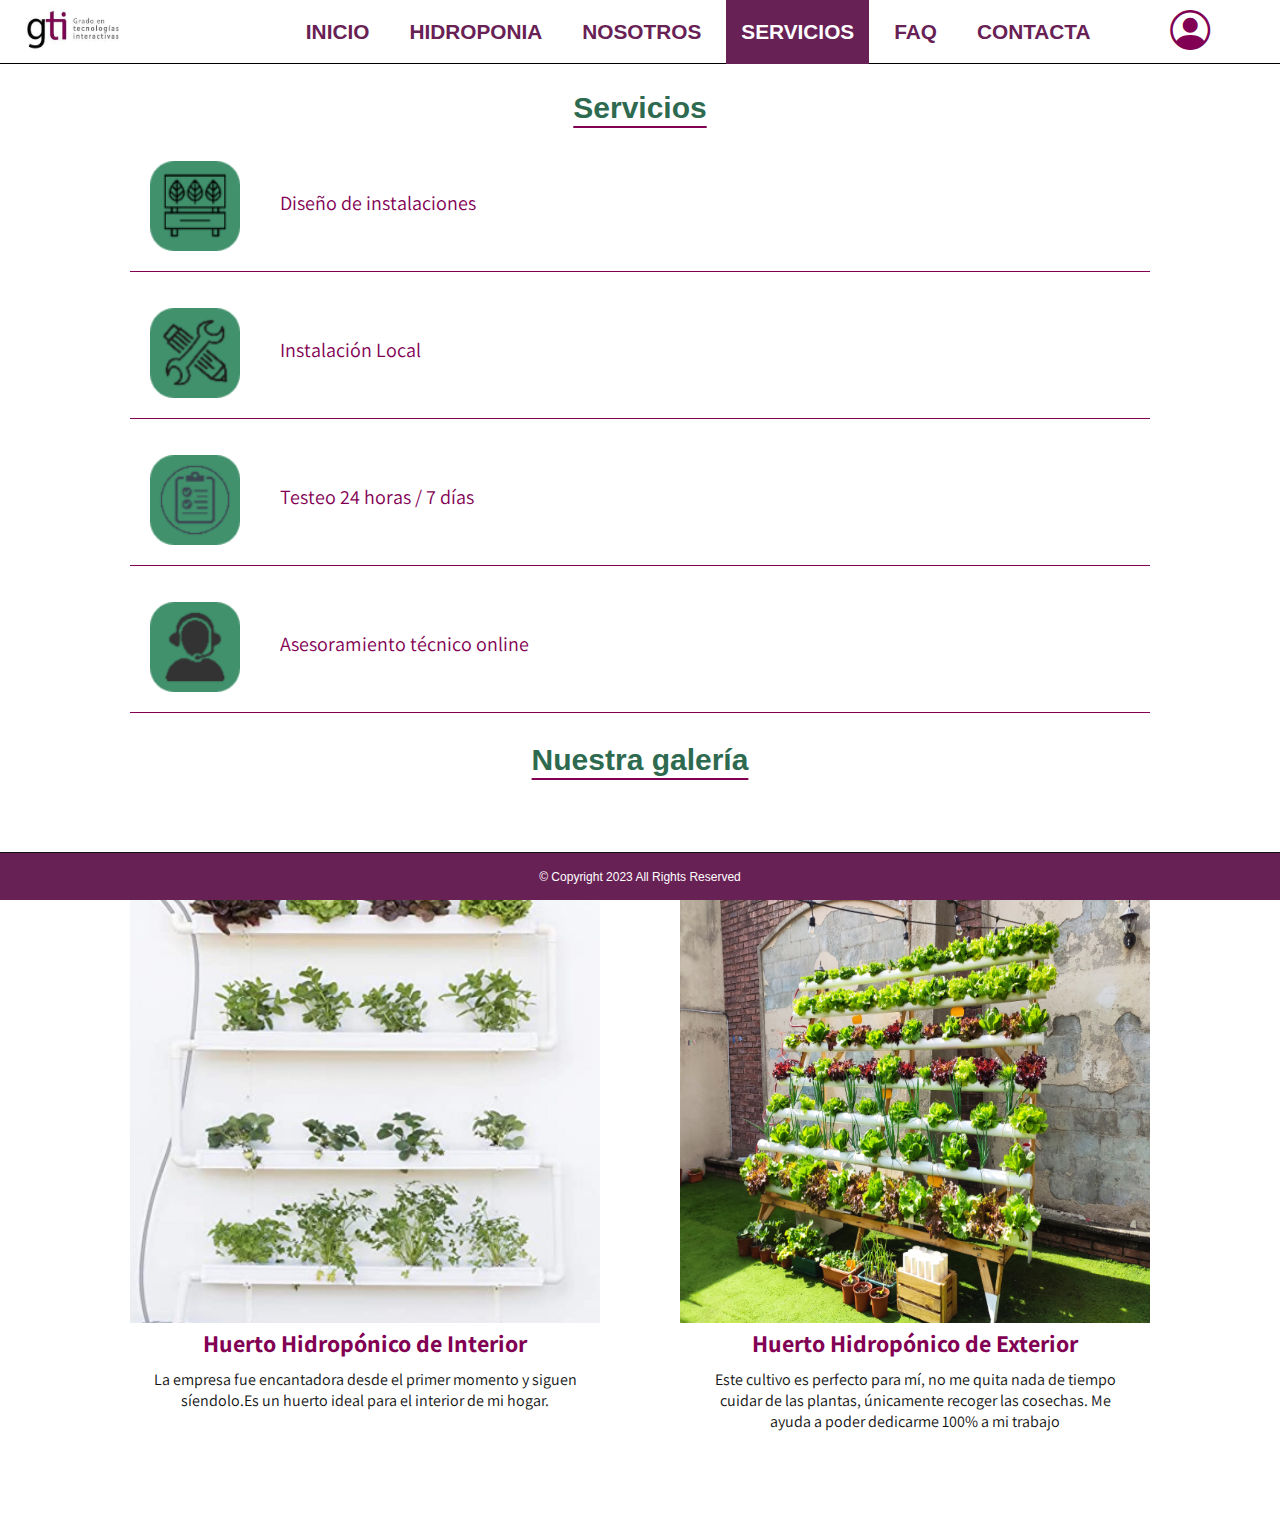
<file: src/servicios.html>
<!DOCTYPE html>
<html lang="es">
<head>
    <meta charset="UTF-8">
    <title>GTI-Nosotros</title>
    <!---------Enlace Boostrap Iconos--------->
    <link rel="stylesheet" href="https://cdn.jsdelivr.net/npm/bootstrap-icons@1.10.5/font/bootstrap-icons.css">
    <!---------Enlace estilos-------->
    <link rel="stylesheet" href="css/seccionesLanding.css">
    <link rel="stylesheet" href="css/burgerMenu.css">

    <meta name="viewport"
          content="width=device-width, user-scalable=no, initial-scale=1.0, maximum-scale=1.0, minimum-scale=1.0">
    <meta http-equiv="X-UA-Compatible" content="ie=edge">
</head>
<body>
<section class="cuerpo_principal">
    <!----------------------------------------->
    <!---------Inicio seccion cabecera--------->
    <!----------------------------------------->
    <header>
        <nav id="menu-principal">
            <div class="logo-wrapper">
                <a href="index.html"><img src="img/logo.jpeg" alt="Imagen_logo" id="imagen_logo"></a>
            </div>

            <ul class="opciones_menu">
                <li><a href="index.html">Inicio</a></li>
                <li><a href="hidroponia.html">Hidroponia</a></li>
                <li><a href="nosotros.html">Nosotros</a></li>
                <li class="active"><a href="servicios.html">Servicios</a></li>
                <li><a href="faq.html">FAQ</a></li>
                <li><a href="formulario.html">Contacta</a></li>
            </ul>
            <a class="user_icono" href="inicioSesion.html">
                <i class="bi bi-person-circle" id="imagen_user"></i>
            </a>
            <div class="hamburguesa">
                <i class="bi bi-list"></i>
            </div>
        </nav>
    </header>
    <!----------------------------------------->
    <!----------Fin seccion cabecera----------->
    <!----------------------------------------->

    <!----------------------------------------->
    <!----inicio seccion Servicios------------->
    <!----------------------------------------->
    <section class="Servicios_de_empresa text-center align-items-center">
        <section class="Servicios">
            <h2>Servicios</h2>
            <div>
                <h3>Diseño de instalaciones</h3>
                <img src="img/img_6.png" alt="imagen-Diseño_Instalaciones">
            </div>


            <div>
                <h3>Instalación Local</h3>
                <img src="img/img_7.png" alt="imagen-Instalación_Local">
            </div>


            <div>
                <h3>Testeo 24 horas / 7 días</h3>
                <img src="img/img_8.png" alt="imgen-Testeo_24h/7">
            </div>


            <div>
                <h3>Asesoramiento técnico online</h3>
                <img src="img/img_9.png" alt="imagen-Asesoramiento_tecnico_online">
            </div>
        </section>
        <!----------------------------------------->
        <!----------Fin seccion Nosotros----------->
        <!----------------------------------------->

        <!----------------------------------------->
        <!----------Inicio seccion Galería--------->
        <!----------------------------------------->

        <section class="Nuestra_galería">

            <h2>Nuestra galería</h2>

            <div class=" contenedor_galeria">

                <div class="huerto_interior">
                    <img src="img/galeria_huerto_casero.jpg" alt="imagen-Huerto_Interior">

                    <div class="contenido_galeria">
                        <h4>Huerto Hidropónico de Interior</h4>

                        <p>La empresa fue encantadora desde el primer momento y siguen síendolo.Es un huerto
                            ideal para el interior de mi hogar.</p>
                    </div>
                </div>


                <div class="huerto_exterior">
                    <img src="img/Galeria_huerto_jardin.png" alt="imagen-Huerto_Exterior">

                    <div class="contenido_galeria">
                        <h4>Huerto Hidropónico de Exterior</h4>

                        <p>Este cultivo es perfecto para mí, no me quita nada de tiempo cuidar de las plantas,
                            únicamente recoger las
                            cosechas.
                            Me ayuda a poder dedicarme 100% a mi trabajo</p>
                    </div>
                </div>
            </div>
        </section>


    </section>
    <!----------------------------------------->
    <!----------Fin seccion Galería------------>
    <!----------------------------------------->

    <!----------------------------------------->
    <!----------Inicio seccion Footer---------->
    <!----------------------------------------->
    <section class="footer" id="footersin">
        <p>&#169 Copyright 2023 All Rights Reserved</p>
    </section>
    <!----------------------------------------->
    <!----------Fin seccion Footer------------->
    <!----------------------------------------->

</section>
<!---------- Aqui van los scripts ----------->
<script src="js/menuDesplegable.js" defer></script>
</body>
</html>
</file>
<file: src/css/landingPage.css>
@charset "UTF-8";
@import url('https://fonts.googleapis.com/css2?family=Assistant&display=swap');
@import url('https://fonts.googleapis.com/css2?family=Assistant&family=Ruda:wght@500;600;700&display=swap');
@import url('https://fonts.cdnfonts.com/css/codec-pro');

:root {/*variables de tipo estilo*/
    --cooperativo_segundario: #682155;
    --corporativo: #820053;
    --verde_secundario: #40916c;
    --titulos: #2d6a4f;
    --blanco: #ffffff;
    --text: #111111;
    --menu-height: 3rem;
}

/* Estilos para h1 */
h1 {
    font-size: 48px;
    /* Otros estilos para h1 */
}
/* Estilos para h2 */
h2 {
    font-size: 28px;
    /* Otros estilos para h2 */
}


/**************************************************************/
/*************Inicio encabezado landing page(index)************/
/**************************************************************/
.bienvenidos{
    background: url("../img/Landing_page.jpg") no-repeat center top ;
    color: #ffffff;
    background-size: cover;
    height: 100vh;
    display: flex;
    flex-direction: column;
   /* width: 100%; */
}

.bienvenidos::before {
    content: "";
    position: absolute;
    top: 0;
    left: 0;
    width: 100%;
    height: 100%;
    background-color: rgba(0, 0, 0, 0.5); /* Color de fondo oscuro semi-transparente */
}

@viewport {
    zoom: 1.0;
}


/**************************************************************/
/*************Inicio estilos landing page(index)***************/
/**************************************************************/
.texto-encabezado{
    flex: 1 1 0;
    display: flex;
    align-items: center;
    z-index: 1;
}
.container {
    display: flex;
    flex-direction: column;
    justify-content: center;
    align-items: center;
    text-align: center;
    height: 100%;
    flex: 1 1 100%;
    margin-top: 100px;
}
.texto-encabezado .titulo{
    margin-top: 0;
}
.titulo{
    margin-top: 50px;
    font-size: 78px;
    margin-bottom: 30px;
    font-weight: 300;
    line-height: 1.2;
    font-family: "Ruda Bold", "Ruda", sans-serif;

}
.paragraph {
    font-size: 34px;
    max-width: 63%;
    margin-bottom: 40px;
    word-break: break-word;
    color:var(--blanco);
    font-family: "Assistant", sans-serif;
}

@viewport {
    zoom: 1.0;
}


/*Call to action boton*/
.btn-primary{
    padding: 15px 40px;
    font-size: 30px;
    background-color: var(--corporativo) ;
    border-color: transparent;
    transition: all .5s ease;
    margin-top: 3rem;
    color: white;
    border-radius: 5px;
    cursor: pointer;

}
/*Call to action boton estilos cuando el raton esta encima*/
/*Call to action boton estilos cuando se active el boton*/
.btn-primary:link,
.btn-primary:hover,
.btn-primary:focus,
.btn-primary:active,
.btn-primary:focus:active,
.btn-primary:active:focus{
    background-color: var(--cooperativo_segundario);
    border-color: transparent;
}
.flecha-bajar a{
    display: inline-block;
    color: #ffffff;
    animation: flecha_animada 2s ease-in-out infinite;    /*llamamos a la animación*/
}
/*el tamanio de la flecha*/
.bi-chevron-compact-down::before {
    font-size: 6rem;
}

/*----------------------
animacion de la flecha
----------------------*/
@keyframes flecha_animada {
    from{
        transform: translateY(0);
    }
    50%{
        transform: translateY(8px);
    }
    to{
        transform: translateY(0);
    }
}


/**************************************************************/
/*************FIN estilos landing page(index)***************/
/**************************************************************/

/**********************************************************/
/*************inicio estilos index-ejemplo*****************/
/**********************************************************/
.ejemplo{
    align-items: center;
    justify-content: center;

    height: 100vh;
    width: 100%;
    position: absolute;
    display: flex;
    flex-direction: column;
    background-image: url("../img/Landing_page_abajo_1500.jpg"); /*La imagen se pone como fondo*/
    left: 0;
}
.ejemplo::before {
    content: "";
    position: absolute;
    top: 0;
    left: 0;
    width: 100%;
    height: 100%;
    background-color: rgba(0, 0, 0, 0.4); /* Color de fondo oscuro semi-transparente */
}
.ejemplo h2{
    color: var(--blanco);
    margin-top: 40px;
  /*  margin-bottom: 200px;*/
    font-weight: normal;
    font-family: "Assistant", sans-serif;
    z-index: 1;
}

.row {
    display: flex;
    justify-content: space-between;
}
.row .col-1{
    margin-right: 300px;
}

.ejemplo img {
    padding-bottom: 21px;
    height: 30rem;
    align-self: center;
}

/**********************************************************/
/**************  FIn estilos index-ejemplo*****************/
/**********************************************************/

/**********************************************************/
/*************FIN estilos index ***************************/
/**********************************************************/

/*Medias*/
@media screen and (min-width: 1700px) {

    .ejemplo h2{
          margin-bottom: 200px;
    }
}
@media screen and (max-width: 1600px) {
    .titulo{
        font-size: 48px;;
    }
    .paragraph {
        font-size: 28px;
    }
    .btn-primary{
        padding: 10px 20px;
        font-size: 30px;
    }
    .bi-chevron-compact-down::before {
        font-size: 5rem;
    }
    .ejemplo h2{
        font-size:30px;
        margin-bottom: 100px;
    }
    .ejemplo img {
        margin-bottom: 0px;
        height: 20rem;
    }
}
@media screen and (max-width: 1200px) {
    .titulo{
        font-size: 43px;
    }
    .paragraph {
        font-size: 28px;
    }
    .btn-primary{
        padding: 10px 20px;
        font-size: 30px;
    }
    .bi-chevron-compact-down::before {
        font-size: 5rem;
    }
    .ejemplo h2{
        font-size:25px;
        margin-bottom: 50px;
    }
    .ejemplo img {
        margin-bottom: 0px;
        height: 17rem;
    }
}


@media screen and (max-width: 1000px) {
    titulo{
        font-size:  38px;
    }
    .paragraph {
        font-size: 22px;
    }
    .bi-chevron-compact-down::before {
        font-size: 4rem;
    }
    .ejemplo h2{
        font-size:23px;
        margin-bottom: 50px;
    }
    .ejemplo img {
        margin-bottom: 0px;
        height: 15rem;
    }
}
@media screen and (max-width: 900px) {
    titulo {
        font-size: 35px;
    }

    .paragraph {
        font-size: 20px;
        max-width: 80%;
    }

    .bi-chevron-compact-down::before {
        font-size: 4rem;
    }

}
    @media screen and (max-width: 700px) {
    titulo{
        font-size:  32px;
    }
    .paragraph {
        max-width: 90%;
    }
        .btn-primary{
            padding: 8px 18px;
            font-size: 30px;
        }
    .bi-chevron-compact-down::before {
        font-size: 4rem;
    }


}
@media screen and (max-width: 600px) {
    .ejemplo h2 {
        max-width: 80%;
    }

}
</file>
<file: src/css/burgerMenu.css>
@charset "UTF-8";
@import url('https://fonts.googleapis.com/css2?family=Assistant&display=swap');
@import url('https://fonts.googleapis.com/css2?family=Assistant&family=Ruda:wght@500;600;700&display=swap');
@import url('https://fonts.cdnfonts.com/css/codec-pro');

:root {/*variables de tipo estilo*/
    --cooperativo_segundario: #682155;
    --corporativo: #820053;
    --verde_secundario: #40916c;
    --titulos: #2d6a4f;
    --blanco: #ffffff;
    --text: #111111;
    --menu-height: 3rem;
}
* {
    padding: 0;
    margin: 0;
    box-sizing: border-box;
    list-style: none;
    text-decoration: none;
    color: inherit;/*inherit = heredar*/
}
body {
    height: 675px;   /* Longtud de la imagen */
    background-size: cover;   /* ocupa toso el espacio*/
    background-repeat:no-repeat;
    background-position:center;   /* Centra la imagen */
    width: 100%;
}
.cuerpo_principal{
    position: relative;
    flex-direction: column;
}

/******************************************************/
/*******************Header estilos*********************/
/******************************************************/

header {
    height: 0;
    background-color: var(--bla-le);
    border-bottom: 1px black solid;
    z-index: 1;
    /*] flex: 1 1 100%;*/
}

/*Estilos para el logo del header*/
.logo-wrapper {
    display: flex;
    justify-content: left;
    height: var(--menu-height);
    flex: 1;
}
/*Estilos para el logo del header*/
.logo-wrapper a {
    display: block;
    height: 100%;
    /* lo quiero grande -no 0 , lo quiero que se haga pequenio -si - 1 , y el tam*/
    flex: 0 1 180px;
}
/*Estilos para el logo del header*/
.logo-wrapper img {
    height: 91%;
    width: 100%;
    max-width: 100%;
}

/* Estilos icono user */
.user_icono{
    position: absolute;
    right: 55px;
    filter: chroma();
    margin-right:15px;
    font-size: 2.5rem; /*para cambiar su tam se usa font-size , no hight, tampoco width*/
    color: var(--corporativo);
}
.user_icono:hover {
    color: var(--cooperativo_segundario);
}
.imagen_notis{
    top: 10px;
    position: absolute;
    max-height: 25px;
    margin-top: 3.5px;
    right: 193px;
}
.bi{
    font-size: 2.5rem; /*para cambiar su tam se usa font-size , no hight, tampoco width*/
}
.bi-list::before {
    color: var(--corporativo);
    display: none;
}

/******************************************************/
/*******************Fin Header estilos*********************/
/******************************************************/


/******************************************************/
/******************* Inicio Menu estilos*********************/
/******************************************************/
/*Definicion de elementos de menu el menu*/
#menu-principal{
    --menu-height: 4rem;
}

/*Estilos para la seccion de menu-principal*/
#menu-principal {
    background-color: var(--blanco);
    color: var(--text);
    height: var(--menu-height);
    display: flex;
    align-content: center;
    align-items: center;
    padding: 0.5em;
    position: fixed;
    width: 100%;
    justify-content: space-between;
    border-bottom: black 1px solid;
    z-index: 999; /*para que el menu se queda encima de_todo */
}
#menu-principal ul {
    list-style: none outside none;
    margin: 0;
    padding: 0;

}
/*Opciones de menu en ordenador*/
.opciones_menu{
    background-color: transparent;
    float:  right;
    position: relative;
    display: flex;
    justify-content: center;
    align-items: center;
    margin-left: 20rem;
    margin-right: 20rem;
    width: 90%;
    line-height: var(--menu-height);


}
.opciones_menu h2{
    display: none;
}
.opciones_menu > li {
    border-bottom: solid transparent;
    float: right;
    text-align: left;
    border-bottom: none; /* Elimina el borde inferior actual */
    display: inline-block; /* Cambia el valor a "inline-block" */
    margin-right: 10px; /* Ajusta el margen derecho según tu preferencia */

}
.opciones_menu li a {
    display: block;
    text-decoration: none;
    white-space: normal;
    font-family: "Ebrima Normal", "Ebrima", sans-serif;
}
.opciones_menu  > li > a {
    color: #682155;
    display: block;
    font-size: 1.3em;
    line-height: var(--menu-height);
    padding: 0 15px;
    text-transform: uppercase;
    font-weight: 550;


}


.opciones_menu li {
    position: relative;
}

.opciones_menu li::before {
    content: "";
    position: absolute;
    width: 100%;
    height: 3px;
    background-color: #682155; /* Color de la línea */
    bottom: 0;
    left: 0;
    transform: scaleX(0); /* Inicialmente la línea estará oculta */
    transform-origin: left;
    transition: transform 0.3s ease; /* Transición de la animación */
}

.opciones_menu li:hover::before {
    transform: scaleX(1); /* La línea se expandirá horizontalmente */
}

.opciones_menu li:hover a {
    font-weight: bold; /* Cambia a negrita al pasar el ratón por encima */
}
.opciones_menu  li.active > a {
    background-color: #682155;
    color: #FFFFFF;
}

@media (min-width: 1350px) {
    .header {
        max-width: 90%;
    }
    .logo-wrapper a{
        flex:1 1 auto;
    }
    .opciones_menu li:hover::before {
        transform: scaleX(1); /* La línea se expandirá horizontalmente */
    }

    .opciones_menu li:hover a {
        font-weight: bold; /* Cambia a negrita al pasar el ratón por encima */
    }
    .opciones_menu  li.active > a {
        background-color: #682155;
        color: #FFFFFF;
    }
}

@media (max-width: 1200px) {
    .bi-list::before {
        display: block;
    }
    #menu-principal ul {
        background-color: var(--blanco);
        position: absolute;
        top:var(--menu-height);
        border-left: 1px var(--text) solid;
        right: 0;
        width: 50%;
        transform:translateX(50%) scaleX(0);
        transition: .5s;
        height:100em;
        padding-top: 50px;

    }
    .opciones_menu{
        display: flex;
        flex-direction: column;
        justify-content: flex-start;
        align-items: flex-start;
    }
    .opciones_menu h2, .opciones_menu li{
        margin-top: 30px;
        width: 100%;
        position: relative;
        right: 0;
        bottom: 0;
    }
    .opciones_menu li a{
        width: 100%;
        text-align: center;
    }
    /*Estilos para las ul activas de menu-principal*/
    #menu-principal.active ul {
        transform: translateX(0) scaleX(1);
    }
    /*Estilos cuando estas en l apagina indica en cual estas, activa a*/
    #menu-principal a.active {
        background-color: var(--cooperativo_segundario);
        color: var(--blanco);
        display: grid;
        align-content: center;
        width: 100%;
        left: 0;
    }
    /*Estilos para las li de menu-principal, texto en negro*/
    #menu-principal li {
        color: var(--text);
        background-color: transparent;
        font-weight: 700;
        cursor: pointer;
        font-size: 18px;
        text-align: center;
        justify-content: center;
        width: 100%;
        left: 0;
    }
    /*Estilos para las li cunando el raton esta se encuentra arriba de el boton de menu-principal*/
    #menu-principal li::after{
        display: block;
        background-color: var(--cooperativo_segundario);
        width: 100%;
        left: 0;
        transform-origin: bottom left;
        height: 2px;
        position: absolute;
        bottom: 0;
        transform: scaleX(0);
        transition: .3s ease;
        content: "";
    }
    /*Estilos para las li con el hover activo de menu-principal*/
    #menu-principal li:hover::after{
        transform: scaleX(1);
    }
    /*Estilos para el div del menu desplegable del header*/
    .hamburguesa div {
        background-color: var(--corporativo);
        width: 2em;
        height: .3em;
        margin: 0.3em auto;
        transition: .5s;
    }
    /* la palabra Menu */
    #menu-principal ul li h2 {
        font-family: "Assistant Bold", "Assistant", sans-serif;
        position: absolute;
        left: 10px;
        top: 50px;
        font-size: 24px;
        font-weight: bold;
    }
    /* los nombres de las opciones del menu*/
    #menu-principal ul li a{
        font-family: "Ebrima Normal", "Ebrima", sans-serif;
        font-size: 16px;
    }
    #menu-principal.active .hamburguesa div:nth-child(2) {
        opacity: 0;
    }
    /*Estilos para la transformacion de 3 lineas a 2 del boton del menu desplegable del header*/
    #menu-principal.active .hamburguesa div:nth-child(1) {
        transform: translateY(.6em) rotate(45deg);
        background-color: var(--cooperativo_segundario);
    }
    /*Estilos para la transformacion de 3 lineas a 2 del boton del menu desplegable del header*/
    #menu-principal.active .hamburguesa div:nth-child(3) {
        transform: translateY(-.6em) rotate(-45deg);
        background-color: var(--cooperativo_segundario);
    }
}



/******************************************************/
/******************* Fin Menu estilos*********************/
/******************************************************/




/******************************************************/
/***************Inicio estilos footer******************/
/******************************************************/
/*Aqui va el footer*/
.footer{
    background-color: var(--cooperativo_segundario);
    height: var(--menu-height);
    width: 100%;
    border-top: var(--text )1px solid;
    bottom: 0;
    position: fixed;
    display: flex;
    justify-content: center;
    align-items: center;
}

.footer p{

    color: var(--blanco);
    font-family: "Ebrima Normal", "Ebrima", sans-serif;
    font-size: 12px;
    font-weight: normal;

    margin-bottom: 0px;
}

/*Aqui va el footer*/
.footer1{
    background-color: var(--cooperativo_segundario);
    width: 100%;
    border-top: var(--text )1px solid;
    bottom: 0;
    display: flex;
    justify-content: center;
    align-items: center;
    position: relative;.
margin-top: auto;
    height: 50px; /* Ajusta la altura según tus necesidades */


}

.footer1 p{
    color: var(--blanco);
    font-family: "Ebrima Normal", "Ebrima", sans-serif;
    font-size: 12px;
    font-weight: normal;
}

/******************************************************/
/******************Fin estilos footer *********************/
</file>
<file: src/css/formularios.css>
@charset "UTF-8";
@import url('https://fonts.googleapis.com/css2?family=Assistant&display=swap');
@import url('https://fonts.googleapis.com/css2?family=Assistant&family=Ruda:wght@500;600;700&display=swap');
@import url('https://fonts.cdnfonts.com/css/codec-pro');

:root {/*variables de tipo estilo*/
    --cooperativo_segundario: #682155;
    --corporativo: #820053;
    --verde_secundario: #40916c;
    --titulos: #2d6a4f;
    --blanco: #ffffff;
    --text: #111111;
    --menu-height: 3rem;
}

/* Estilos para h1 */
h1 {
    font-size: 48px;
    /* Otros estilos para h1 */
}
/* Estilos para h2 */
h2 {
    color: var(--titulos);
    font-size: 30px;
    font-family: "Codec Pro Bold", "Codec Pro", sans-serif;
    text-align: center;
    text-decoration: underline var(--corporativo) 2px;
    text-underline-offset: 8px;
    /* Otros estilos para h2 */
    font-weight: 700;
    line-height: normal;
}
/**********************************************************/
/*****************Inicio estilos formulario****************/
/**********************************************************/

.Formulario{
    display: flex;
    flex-direction: column;
    justify-content: center; /* Centra horizontalmente */
    align-items: center; /* Centra verticalmente */
    margin-top: 65px;
}
.Formulario h1{
    color: var(--text);
    font-weight: normal;
    margin-top: 20px;
    margin-bottom: 20px;
    font-size: 25px;
    font-family: "Codec Pro Bold", "Codec Pro", sans-serif;
    text-align: center;
    text-decoration: underline var(--corporativo) 2px;
    text-underline-offset: 8px;
    line-height: normal;
}
.Formulario h3{
    font-family: "Assistant Bold", "Assistant", sans-serif;
    font-size: 18px;
    color: #797979;
    font-weight: normal;
    padding-top: 10px;
    margin-bottom: 5px;

}
.Formulario input{
    border: #820053 solid 1px;
    border-radius: 10px;
    width: 334px;
    height: 45px;
    margin-bottom: 10px;
}

.Formulario textarea {
    border: #820053 solid 1px;
    border-radius: 10px;
}
/*aqui esta el boton enviar */
#boton_formulario{
    height: 53px;
    width: 185px;
    margin: auto;
    margin-top: 28px;
    font-family: Ebrima;
    font-size: 18px;
    background-color: #892260;
    color: white;
    margin-bottom: 20px;
}

#boton_formulario:hover {
    background-color: var(--cooperativo_segundario); /* Cambia el color hacer hover */
}

#boton_formulario:active {
    background-color: var(--cooperativo_segundario); /* Cambia el color a un tono más oscuro al hacer click */
}
/* Informaciion adicional rectangulo*/
#ad-info{
    height: 152px;
    width: 334px;
    box-sizing: border-box;
    resize: none;
    text-align: start;
    display: flex;
    justify-content: flex-start;
}

.submitformulario {
    display: flex;
    justify-content: center;
    align-items: center;
}
@media (min-width: 1600px) {
    .Formulario{
        margin-top: 200px;
    }

}
@media (min-width: 1600px) {
    .Formulario{
        margin-top: 100px;
        margin-bottom: 100px;
    }
    .Formulario h1{
        font-size: 30px;
    }
    .Formulario h3{
        font-size: 22px;
    }
    .Formulario input{
        width: 434px;
        height: 55px;
        margin-bottom: 10px;
        font-size: 20px;
    }
    #ad-info{
        height: 252px;
        width: 434px;
        box-sizing: border-box;
        resize: none;
        text-align: start;
        display: flex;
        justify-content: flex-start;
        font-size: 20px;
    }

}
@media (max-width: 700px) {
    .Formulario h3{
        font-size: 17px;
    }

    .Formulario input{
        border: #820053 solid 1px;
        border-radius: 10px;
        width: 274px;
        height: 45px;
        margin-bottom: 8px;
    }
    #ad-info{
        height: 152px;
        width: 274px;
        box-sizing: border-box;
        resize: none;
        text-align: start;
        display: flex;
        justify-content: flex-start;
    }
}


/**********************************************************/
/*******************Fin estilos formulario*****************/
/**********************************************************/


/**********************************************************/
/*****************Inicio estilos inisesion*****************/
/**********************************************************/
.formulario{
    display: flex;
    flex-direction: column;
    align-items: center;
    height: 100%;
    width: 100%;
    margin-top:130px;
    justify-content: center;

}
.formulario h1{
    font-family: "Assistant Bold", "Assistant", sans-serif;
    font-size: 36px;
    font-weight: bold;
    color: var(--corporativo);
    padding-top: 10px;
    margin-bottom: 25px;
}
.iniciarSesionForm {
    margin: auto;
}
.iniciarSesionForm h3{
    font-family: "Assistant Bold", "Assistant", sans-serif;
    font-size: 20px;
    color: #797979;
    font-weight: normal;
    padding-top: 10px;
    margin-bottom: 5px;
}
.formulario input{
    border: var(--corporativo) 1px solid;
    background-color: var(--blanco);
    border-radius: 10px;
    width: 340px;
    height: 46px;
    padding-left: 15px;
}

#botones_inicio_sesion{
    display: flex;
    flex-direction: column;
    align-items: center;
}
/*el boton de recordar contras*/
.botonRecordar {
    align-self: flex-end;
    margin: 20px 0 25px;
    border: 0;
    background-color: white;
    color: #820053;
    font-family: "Codec Pro Bold", "Codec Pro", sans-serif;
    font-size: 20px;
}

.botoniniciarsesionn{
    margin: 10px 0 50px;
    width: 176px;
    height: 49px;
    font-size: 20px;
    background-color: var(--corporativo);
    border:0;
    border-radius: 5px;
    font-family: "Ebrima", sans-serif;
    font-weight: normal;
    color: white;
}
#botonIniciarSesion:hover {
    background-color: var(--cooperativo_segundario); /* Cambia el color hacer hover */
}

#botonIniciarSesion:active {
    background-color: var(--cooperativo_segundario); /* Cambia el color a un tono más oscuro al hacer click */
}
.investigarMas p{
    text-align: center;
    font-family: "Ebrima", sans-serif;
    font-weight: normal;
    color: var(--titulos);
    font-size: 20px;
}

.investigarMas a p{
    font-size: 24px;
    color: #820053;
    font-weight: bold;
    text-decoration: underline;
    margin: 10px 0 40px;
}

dialog {
    display: none;
    margin: auto;
    border: 0px solid white;
    border-radius: 10px;
}

/*el pop up de password olvidada */
.recordarpopup {
    width: 450px;
    height: 100%;
    border: 1px solid #820053;
    border-radius: 10px;
    margin: auto;
    display: flex;
    flex-direction: column;
    justify-self: center;
    align-items: center;
    padding: 5px;
}
/*el icono de boostrap */
.bi-lock-fill::before {
    color: var(--corporativo);
}
/*el texto que sale problemas inicio sesion*/
.problemas-popup{
    font-size: 20px;
    text-align: center;
    font-family: "Assistant Bold", "Assistant", sans-serif;
    margin-bottom: 20px;
}
/*el paragrafo que sale que tienes que introducir tu correo */
.contenidoPopup form p {
    font-family: "Assistant Bold", "Assistant", sans-serif;
    font-size: 18px;
    text-align: center;
}
/*la seccion input de poner tu corrreo electronico*/
.inputpopup {
    width: 340px;
    height: 46px;
    border: 1px solid #797979;
    border-radius: 5px;
    color: #797979;
    margin: 20px auto;
    font-size: 18px;

} /* estilos de los inputs en los pop ups */

.boton_enviar_cont {
    display: flex;
    align-items: center;
    justify-content: center;
}
#enviar:hover {
    background-color: var(--cooperativo_segundario); /* Cambia el color hacer hover */
}

#enviar:active {
    background-color: var(--cooperativo_segundario); /* Cambia el color a un tono más oscuro al hacer click */
}
.icono_cerrar_ventana {
    font-family: "Codec Pro Bold", "Codec Pro", sans-serif;
    align-self: flex-end;
    justify-self: flex-start;
    margin: 10px 10px 0 10px;


} /* estilos del boton de cerrar pop up, usado en preferencias y filtrar */
/*estilos de icono boostrap cerrar ventana*/
.bi-x-square::before {
    color: var(--corporativo);
}
/*APARTADO RESPONSIVE*/
@media (max-width: 800px) {

    .formulario h1{
        font-size: 30px;
    }
    .iniciarSesionForm h3{
        font-size: 18px;
    }
    .formulario input{
        width: 300px;
        height: 40px;
    }
    .botonRecordar {
        font-size: 18px;
    }
    .botoniniciarsesionn{
        width: 150px;
        height: 45px;
        font-size: 18px;
    }
    .investigarMas p{
        font-size: 18px;
    }
    .investigarMas a p{
        font-size: 20px;
    }
    /*POP UP RECORDAR PASSWORD */
    .recordarpopup {
        width: 350px;
        height: 400px;
    }
    /*la seccion input de poner tu corrreo electronico*/
    .inputpopup {
        width: 280px;
        height: 46px;
    } /* estilos de los inputs en los pop ups */

    /*estilos de icono boostrap cerrar ventana*/
    .bi-x-square::before {
        color: var(--corporativo);
        font-size: 35px;
    }
}
@media (max-width: 500px) {

    .formulario h1{
        font-size: 25px;
    }
    .iniciarSesionForm h3{
        font-size: 15px;
    }
    .formulario input{
        width: 240px;
        height: 40px;
    }
    .botonRecordar {
        font-size: 15px;
    }

    .investigarMas p{
        font-size: 15px;
    }
    .investigarMas a p{
        font-size: 17px;
    }
}
/**********************************************************/
/*****************Fin estilos inisesion*****************/
/**********************************************************/

/**********************************************************/
/*****************Inicio estilos ContactaP*****************/
/**********************************************************/

.Contacto_Pronto {
    display: grid;
    flex-direction: column;
    position: relative;
    width: 100%;
    height: 100vh;
    max-width: 100%;
    top: 60px;
    padding: 20px;
    text-align: center;
}
/*Estilos icono Boostrap de avion*/
.bi-send::before{
    margin-top: 30px;
    color: var(--corporativo);
    font-size: 100px;
    border-radius: 50%;
    border: 5px solid #820053;
    display: inline-block;
    text-align: center;
    line-height: 180px;
    width: 180px;
}
/*Formulario enviado texto*/
.Contacto_Pronto h2{
    margin-top: -30px;
    text-align: center;
    font-family: "Codec Pro Bold", "Codec Pro", sans-serif;
    font-size: 40px;
    color: var(--corporativo);
    text-decoration: none;
}
/*Formulario enviado PARAGRAFO*/
.Contacto_Pronto p{
    text-align: center;
    font-family: "Assistant Bold", "Assistant", sans-serif;
    font-size: 25px;
    max-width: 50%;
    color: #333333;
    margin: 10px auto;
}

#more_info{
    text-align: center;
    font-family: "Assistant Bold", "Assistant", sans-serif;
    font-size: 20px;
    margin-top: 67px;
}

.Contacto_Pronto span{
    font-weight: bold;
    color: #820053;
}
@media (min-width: 1600px) {
    .bi-send::before{
        margin-top: 50px;
        font-size: 150px;
        border: 8px solid #820053;
        line-height: 220px;
        width: 220px;
    }
    .Contacto_Pronto h2{
        margin-top: -30px;
    }
    .Contacto_Pronto p:nth-child(3){
        margin-top: -180px;
        font-size: 30px;
    }
    .Contacto_Pronto p:nth-child(2){
        margin-top: -150px;
        font-size: 30px;
    }
    #more_info{
        font-size: 30px;
        margin-top: 57px;
    }

}
@media (max-width: 1200px) {
    .Contacto_Pronto h2{
        font-size: 35px;
    }
    /*Formulario enviado PARAGRAFO*/
    .Contacto_Pronto p{
        font-size: 23px;
        max-width: 70%;
    }
}

@media (max-width: 800px) {
    .Contacto_Pronto h2{
        font-size: 30px;
    }
    /*Formulario enviado PARAGRAFO*/
    .Contacto_Pronto p{
        font-size: 20px;
        max-width: 80%;
    }
}
/**********************************************************/
/*****************FIN estilos ContactaP*****************/
/**********************************************************/
</file>
<file: src/css/seccionesLanding.css>
@charset "UTF-8";
@import url('https://fonts.googleapis.com/css2?family=Assistant&display=swap');
@import url('https://fonts.googleapis.com/css2?family=Assistant&family=Ruda:wght@500;600;700&display=swap');
@import url('https://fonts.cdnfonts.com/css/codec-pro');

:root {/*variables de tipo estilo*/
    --cooperativo_segundario: #682155;
    --corporativo: #820053;
    --verde_secundario: #40916c;
    --titulos: #2d6a4f;
    --blanco: #ffffff;
    --text: #111111;
    --menu-height: 3rem;
}

/* Estilos para h1 */
h1 {
    font-size: 48px;
    /* Otros estilos para h1 */
}
/* Estilos para h2 */
h2 {
    color: var(--titulos);
    font-size: 30px;
    font-family: "Codec Pro Bold", "Codec Pro", sans-serif;
    text-align: center;
    text-decoration: underline var(--corporativo) 2px;
    text-underline-offset: 8px;
    /* Otros estilos para h2 */
    font-weight: 700;
    line-height: normal;
}

/**********************************************************/
/*****************Incio estilos Hidroponia******************/
/**********************************************************/

/*****************Aqui van los estilos de que es la hidroponia******************/
.explicacion_ejemplo {
    align-items: center;
    padding-right: 45px;
    padding-left:  45px;
}
/*el titulo*/
.explicacion_ejemplo h2 {
    margin-bottom: 30px;
    margin-top: 90px;
}
/*estilos contenedor paragrafo y img*/
.explicacion_ejemplo .contenido {
    justify-content: center;/* alinea horizontalmente el contenido*/
    margin: 40px 30px 20px 20px;
    display: flex;
    font-family: "Assistant", sans-serif;
}
.paragrafo_contenido{
    flex: 1 1 0px;
}
.paragrafo_contenido p {
    font-size: 20px;
    font-family: "Assistant", sans-serif;
    padding-right: 30px;
    padding-left: 30px;
}
.explicacion_ejemplo img {
    max-width: 100%;
    width: 473px;
    height: 258px;
    border-radius: 5px;
    box-sizing: border-box;
    box-shadow: 5px 5px 5px;
}
/**********************Ventajas de los huertos hidroponicos****************************/
.contenedor_ventajas{
    padding: 30px;
    align-items: flex-start;
    text-align: center;
}
/****** contenido img,h4 y p a la izquierda ****/
.ventaja1,
.ventaja3{
    display: flex;
    margin-top: 20px;
    flex: 1 1 0px;
    align-items: center;
    float: left;
    padding: 30px;
}
/****** contenido img,h4 y p a la derecha ****/
.ventaja2,
.ventaja4 {
    display: flex;
    margin-top: 20px;
    flex: 1 1 0px;
    align-items:center;
    float: right;
    padding: 30px;
}
.ventaja1 img,
.ventaja2 img,
.ventaja3 img,
.ventaja4 img{
    width: 125px;
    height: 125px;
    border-radius: 63px;
    box-sizing: border-box;
    margin-right: 30px;
}
.ventaja1 h4,
.ventaja2 h4,
.ventaja3 h4,
.ventaja4 h4{
    width: 428px;
    height: 32px;
    box-sizing: border-box;
    font-family: "Assistant Bold", "Assistant", sans-serif;
    font-weight: 700;
    color: var(--corporativo);
    text-align: left;
    line-height: normal;
    font-size: 20px;

}
.ventaja1 p,
.ventaja2 p,
.ventaja3 p,
.ventaja4 p {
    width: 477px;
    height: 161px;
    box-sizing: border-box;
    text-align: left;
    line-height: normal;
    font-family: "Assistant", sans-serif;
    font-size: 18px;
}
/*********************Responsive ventajas y exlicacion****************************/
@media (min-width: 1900px) {
    .ventaja1,
    .ventaja3 {
        margin-left: 100px;
    }
    .ventaja2,
    .ventaja4 {
        margin-right: 100px;
    }
    .paragrafo_contenido p{
        width: 80%;
        margin-left: 150px;
        margin-bottom: 10px;
    }
    .explicacion_ejemplo img {
        margin-right: 100px;
    }
}
@media (min-width: 2200px) {
    .ventaja1,
    .ventaja3 {
        margin-left: 150px;
    }
    .ventaja2,
    .ventaja4 {
        margin-right: 150px;
    }
}

@media (max-width: 1200px){
    .explicacion_ejemplo {
        padding-right: 25px;
        padding-left:  25px;
    }
    .contenido {
        flex-direction: column;
    }
    .paragrafo_contenido p {
        margin-bottom: 30px;
    }
    .image-contenido img {
        max-width: 100%;
        height: auto;
        margin: 0 auto;
        display: flex;
        justify-content: center;
    }
}
@media (max-width: 1400px) {
    .ventajas {
        float: none;
        display: flex;
        align-items: center;
        flex-direction: column;
    }
    .ventaja1,
    .ventaja3{
        align-items: center;
        float: none;
        padding: 20px;
        display: flex;
    }
    .ventaja2,
    .ventaja4 {
        align-items:center;
        float: none;
        padding: 20px;
        display: flex;
    }
    .ventaja1 img,
    .ventaja2 img,
    .ventaja3 img,
    .ventaja4 img{
        display: flex;
        justify-content: center;
    }
    .ventajas-content p{
        display: flex;
        justify-content: center;
    }
    .ventajas-content h4{
        display: flex;
        text-align: left;
    }
}
@media (max-width: 700px) {
    .ventajas {
        float: none;
        display: flex;
        align-items: center;
        flex-direction: column;
    }
    .ventaja1,
    .ventaja3{
        align-items: center;
        float: none;
        padding: 20px;
        width: 100%;
        display: flex;
        flex-direction: column;
    }
    .ventaja2,
    .ventaja4 {
        align-items:center;
        float: none;
        padding: 20px;
        display: flex;
        flex-direction: column;
    }
    .ventaja1 img,
    .ventaja2 img,
    .ventaja3 img,
    .ventaja4 img{
        display: flex;
        justify-content: center;
    }
    .ventajas-content p{
        display:none;
    }
    .ventajas-content h4{
        display: flex;
        justify-content: center;
    }
}
/**********************************************************/
/*****************Fin estilos Hidroponia******************/
/**********************************************************/

/**********************************************************/
/***************+**Inicio estilos Nosotros*****************/
/**********************************************************/
.Nosotros_Descripción{
    align-items: center;
    margin-top: 100px;
}
.Nosotros_Descripción h2{
    margin-bottom: 30px;
    margin-top: 90px;
}
.Vision_de_la_empresa h2,
.Por_que_elegirnos h2{
    margin-bottom: 30px;
    margin-top: 30px;
}
/*contenedor los dos p y la img*/
.nosotros_contenido {
    display: flex;
    justify-content: center;
    font-family: "Assistant", sans-serif;
    margin-left: 20px;
    flex: 1 1 0px;
}
.paragrafo_contenido_nosotros{
    flex: 1 1 0px;
    font-size: 20px;
    padding: 10px;
}
.Nosotros_Descripción  img,
.Vision_de_la_empresa img{
    max-width: 100%;
    width: 499px;
    height: 318px;
    box-sizing: border-box;
    padding: 20px;
    margin-right: 20px;
}
/*Aqui van los estilos del apartado Por que elegirnos */
.Por_que_elegirnos{
    align-items: center;
}
.paragrafo_contenido_porque{
    display: none;
}
/*estilos del contenedor de todas las img y texto*/
.contenedor_porque_elegirnos{
    display: flex;
    padding: 30px;
    justify-content: center;
    align-items: flex-start;
    text-align: center;
    flex-wrap: wrap;
}
.elegirnos2,
.elegirnos1{
    margin: 100px;
}
.elegirnos1 {
    display: flex;
    margin-top: 20px;
    flex: 1 1 0px;
    align-items: center;
    float: left;
}
.elegirnos2{
    display: flex;
    margin-top: 20px;
    flex: 1 1 0px;
    align-items: center;
    float: left;
}
.elegirnos1 img,
.elegirnos2 img{
    width: 225px;
    height: 225px;
    box-sizing: border-box;
    flex: 0 1 0;

}
/*estilos de H3 */
.Elejirnos-content{
    font-family: "Assistant Bold", "Assistant", sans-serif;
    font-weight: 700;
    text-align: left;
    line-height: normal;
    display: flex;
}
/* medias , qui empiezan los estilos que hacen la pagina responsive*/

@media (min-width: 1700px) {
    .Nosotros_Descripción{
        margin:  0 200px;
    }
.Vision_de_la_empresa{
    margin:  0 200px;
}
    .elegirnos1{
        margin-left: 100px;
    }
    .elegirnos2{
        margin-right: 100px;
    }
}
@media (max-width: 1200px){
    .nosotros_contenido{
        flex-direction: column;
    }
    .Nosotros_Descripción h2,
    .Vision_de_la_empresa h2,
    .Por_que_elegirnos h2{
        margin-top: 10px;
    }
    .paragrafo_contenido_porque,
    .paragrafo_contenido_nosotros {
        max-width: 100%;
    }
    .image-contenido-nosotros img {
        max-width: 100%;
        height: auto;
        margin: 0 auto;
        display: flex;
        justify-content: center;
    }
    .container_contenido_porque_elegirnos {
        flex-direction: column;
        margin-left: 0px;
    }
  .elegirnos1,
  .elegirnos2{
      margin-top: 5px;
  }
    .elegirnos1 img,
    .elegirnos2 img {
        display: block;
        margin: 0 auto;
    }
    .Elejirnos-content{
        width: 50%;
    }
}

@media (max-width: 800px){
    .paragrafo_contenido_porque,
    .paragrafo_contenido_nosotros {
        max-width: 90%;
        font-size: 17px;
    }

}
@media (max-width: 600px){
    .paragrafo_contenido_porque,
    .paragrafo_contenido_nosotros {
        max-width: 90%;
        font-size: 17px;
    }
    .image-contenido-nosotros img {
        max-width: 100%;
        height: auto;
        margin: 0 auto;
        display: flex;
        justify-content: center;
        margin-right: 0px;
    }
    .elegirnos1,
    .elegirnos2{
        align-items:center;
        float: none;
        padding: 0px;
        display: flex;
        flex-direction: column;
        margin-top: -50px;
    }
    .Elejirnos-content{
        width: 100%;
       justify-content: center;
    }
    .Elejirnos-content h3{
        display: flex;
        justify-content: center;
    }
}

/**********************************************************/
/*******************Fin estilos nosotros*******************/
/**********************************************************/

/**********************************************************/
/*******************Inicio estilos servicios*******************/
/**********************************************************/
.Servicios_de_empresa{
    margin-top: 90px;
    flex-direction: column;
}
.Servicios{
   /* width: 80%;*/
    justify-content: center;
    margin-left: 130px;
    margin-right: 130px;
}
.Servicios div{
    display: flex;
    margin-block: 1rem auto;
    align-items: center;
    border-bottom:var(--corporativo) 1px solid;
    margin-inline: 0;
}
.Servicios h3{
    display: flex;
    font-family: "Assistant Bold", "Assistant", sans-serif;
    font-weight: 400;
    font-style: normal;
    font-size: 20px;
    color: var(--corporativo);
    text-align: left;
    margin-left: 20px;
    width: 428px;
    height: 32px;
    order:2;

}
.Servicios img{
    display: flex;
    padding: 20px;
    width: 130px; /* Ajusta el ancho de la foto */
    height: 130px;
    order: 1;
}
/*aqui va el apartdo Nuestra galeria*/
.Nuestra_galería{
    margin-top: 30px;
}
.Nuestra_galería h2{
    margin-bottom: 30px;
}
.contenedor_galeria{
    display: flex;
    padding: 30px;
    justify-content: center;
    align-items: flex-start;
    text-align: center;
}
.huerto_interior,
.huerto_exterior{
    margin: 30px;
}
/*Las dos imagenes de huerto*/
.huerto_interior img,
.huerto_exterior img{
    width: 470px;/*ajusrando el tam de imagen*/
    height: 456px;
    margin-bottom: -20px;
    flex: 0 1 0;
}
/*contenedor h4 y p de la galeria*/
.contenido_galeria {
    width: 470px;
    min-height: 130px;
    border: 0px solid black;
    display: flex;
    flex-direction: column;
    margin-top: 20px;
    padding: 20px;
    box-sizing: border-box;
    text-align: center;
    margin-inline: 10px;
}
.contenido_galeria h4 {
    font-family: "Assistant Bold", "Assistant", sans-serif;
    font-weight: 700;
    font-size: 24px;
    color: var(--corporativo);
    text-align: center;
    margin-top: -20px;
}
.contenido_galeria p {
    font-family: "Assistant", sans-serif;
    font-weight: 400;
    font-size: 16px;
    color: var(--text);
    text-align: center;
    margin-top: 10px;
}
@media (max-width: 1200px) {
    .Servicios {
        width: 60%; /* Ajusta el ancho de acuerdo a tus necesidades */
        margin-left: auto;
        margin-right: auto;
    }
    .Servicios h3 {
        font-size: 18px; /* Ajusta el tamaño de fuente de acuerdo a tus necesidades */
        width: auto; /* Permite que el ancho se ajuste automáticamente */
    }
    .Servicios img {
        width: 100px; /* Ajusta el ancho de la imagen de acuerdo a tus necesidades */
        height: 100px; /* Ajusta la altura de la imagen de acuerdo a tus necesidades */
    }
    .Servicios div {
        border-bottom: var(--corporativo) 1px solid;
    }
    .contenedor_galeria {
        flex-direction: column; /* Cambiar a una columna en dispositivos más pequeños */
        align-items: center; /* Centrar verticalmente */
        width: 100%;
    }
    .huerto_interior,
    .huerto_exterior{
        display: flex;
        flex-direction: column;
        margin-bottom:30px ;
        align-items: center;
    }
    .huerto_interior img,
    .huerto_exterior img{
        width: 50%;/*ajusrando el tam de imagen*/
        height:50%;
    }
    .contenido_galeria {
        width: 50%;
    }
}
@media (max-width: 900px) {
    .Servicios{
        width: 70%;
        margin-left: 100px;
        margin-right: 0px;
    }
}
@media (max-width: 800px){
    .huerto_interior img,
    .huerto_exterior img{
        width: 70%;/*ajusrando el tam de imagen*/
        height:70%;
        margin-bottom: .3rem;
    }
    .contenido_galeria{
       width: 70%;
    }
    .contenido_galeria h4{
        font-size: 20px;
    }
    .contenido_galeria p {
        font-size: 17px;
    }
}
@media (max-width: 700px) {
    .Servicios{
        width: 90%;
        margin-left: 20px;
        margin-right: 0px;
    }
}
@media (max-width: 500px){
    .huerto_interior img,
    .huerto_exterior img{
        width: 90%;/*ajusrando el tam de imagen*/
        height:90%;
    }
    .contenido_galeria {
        width: 90%;
    }
    .contenido_galeria p {
        font-size: 15px;
    }
}
/**********************************************************/
/****************** FIN estilos servicios*******************/
/**********************************************************/

/**********************************************************/
/*******************Inicio estilos FAQ******************/
/**********************************************************/
.faq {
    padding: 0 3rem 3rem 3rem;
}

.faq h2{
    margin-top: 100px;
    text-align: center;
    font-family: "Assistant Bold", "Assistant", sans-serif;
    color: #2d6a4f;
}
.contenedor_faq {
    padding: 10px;
    width: 100%;
}
.contenedor_faq h3{
    font-family:"Assistant Bold", "Assistant", sans-serif;
    color: #2d6a4f;
}
.envoltura_faq {
    background-color: #ffffff;
    padding: 10px 20px;
    margin-bottom: 20px;
    margin-top: 10px;
    border-radius: 5px;
    box-shadow: 0 2px 15px gray;
}

.toggle,
.contenido_faq {
    font-family: "Assistant Bold", "Assistant", sans-serif;
}
.toggle {
    width: 100%;
    background-color: transparent;
    display: flex;
    -webkit-box-align: center;
    -ms-flex-align: center;
    align-items: center;
    -webkit-box-pack: justify;
    -ms-flex-pack: justify;
    justify-content: space-between;
    font-size: 16px;
    color: var(--text);
    font-family: "Assistant Bold", "Assistant", sans-serif;
    font-weight: 600;
    border: none;
    outline: none;
    cursor: pointer;
    padding: 10px 0;
}
.contenido_faq {
    position: relative;
    font-size: 14px;
    text-align: justify;
    line-height: 25px;
    height: 0;
    overflow: hidden;
    -webkit-transition: all 1s;
    -o-transition: all 1s;
    transition: all 1s;
    font-family: "Assistant", sans-serif;
    color: #1b4332;
}
@media (max-width: 900px) {
    .faq{
        padding-top: 44px;
    }
    .faq h2 {
        font-size: 26px;
        margin-top: 50px;
    }
    .contenedor_faq h3{
        font-size: 20px;
        font-family:"Assistant Bold", "Assistant", sans-serif;
    }

}
/**********************************************************/
/*******************Fin estilos FAQ************************/
/**********************************************************/

/**********************************************************/
/*****************Inicio estilos formulario****************/
/**********************************************************/

.Formulario{
    display: flex;
    flex-direction: column;
    justify-content: center; /* Centra horizontalmente */
    align-items: center; /* Centra verticalmente */
    margin-top: 65px;
}
.Formulario h1{
     color: var(--text);
     font-weight: normal;
     margin-top: 20px;
     margin-bottom: 20px;
     font-size: 25px;
     font-family: "Codec Pro Bold", "Codec Pro", sans-serif;
     text-align: center;
     text-decoration: underline var(--corporativo) 2px;
     text-underline-offset: 8px;
     line-height: normal;
 }
.Formulario h3{
    font-family: "Assistant Bold", "Assistant", sans-serif;
    font-size: 18px;
    color: #797979;
    font-weight: normal;
    padding-top: 10px;
    margin-bottom: 5px;

}
.Formulario input{
    border: #820053 solid 1px;
    border-radius: 10px;
    width: 334px;
    height: 45px;
    margin-bottom: 10px;
}

.Formulario textarea {
    border: #820053 solid 1px;
    border-radius: 10px;
}

.botonformulario {
    display: flex;
}

/*aqui esta el boton enviar */
#boton_formulario{
    height: 53px;
    width: 185px;
    margin: auto;
    margin-top: 28px;
    font-family: Assistant;
    font-size: 18px;
    background-color: #892260;
    color: white;
    margin-bottom: 20px;
}

#boton_formulario:hover {
    background-color: var(--cooperativo_segundario); /* Cambia el color hacer hover */
}

#boton_formulario:active {
    background-color: var(--cooperativo_segundario); /* Cambia el color a un tono más oscuro al hacer click */
}
/* Informaciion adicional rectangulo*/
#ad-info{
    height: 152px;
    width: 334px;
    box-sizing: border-box;
    resize: none;
    text-align: start;
    display: flex;
    justify-content: flex-start;
}

.submitformulario {
    display: flex;
    justify-content: center;
    align-items: center;
}
@media (min-width: 1600px) {
  .Formulario{
      margin-top: 200px;
  }

}
@media (min-width: 1600px) {
    .Formulario{
        margin-top: 100px;
        margin-bottom: 100px;
    }
    .Formulario h1{
        font-size: 30px;
    }
    .Formulario h3{
        font-size: 22px;
    }
    .Formulario input{
        width: 434px;
        height: 55px;
        margin-bottom: 10px;
        font-size: 20px;
    }
    #ad-info{
        height: 252px;
        width: 434px;
        box-sizing: border-box;
        resize: none;
        text-align: start;
        display: flex;
        justify-content: flex-start;
        font-size: 20px;
    }

}
@media (max-width: 700px) {
    .Formulario h3{
        font-size: 17px;
    }

    .Formulario input{
        border: #820053 solid 1px;
        border-radius: 10px;
        width: 274px;
        height: 45px;
        margin-bottom: 8px;
    }
    #ad-info{
        height: 152px;
        width: 274px;
        box-sizing: border-box;
        resize: none;
        text-align: start;
        display: flex;
        justify-content: flex-start;
    }
}


/**********************************************************/
/*******************Fin estilos formulario*****************/
/**********************************************************/
</file>
